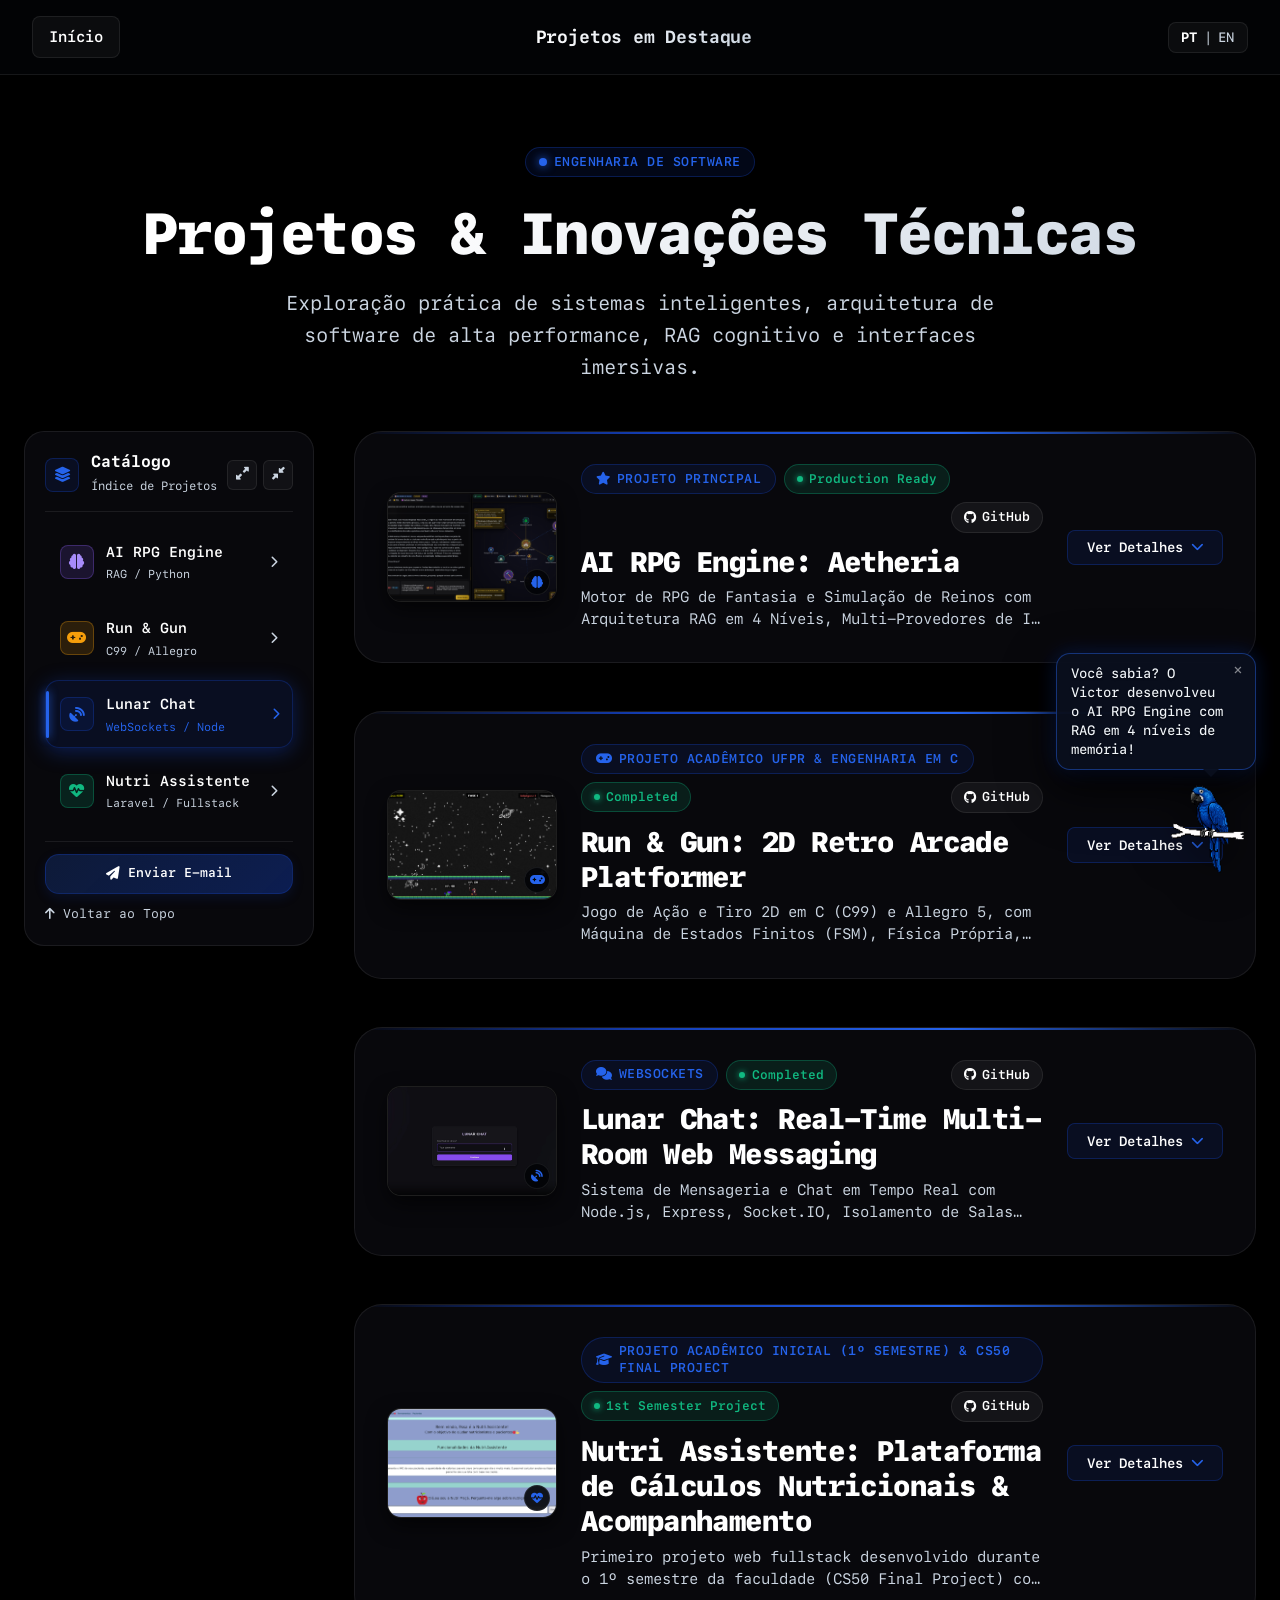
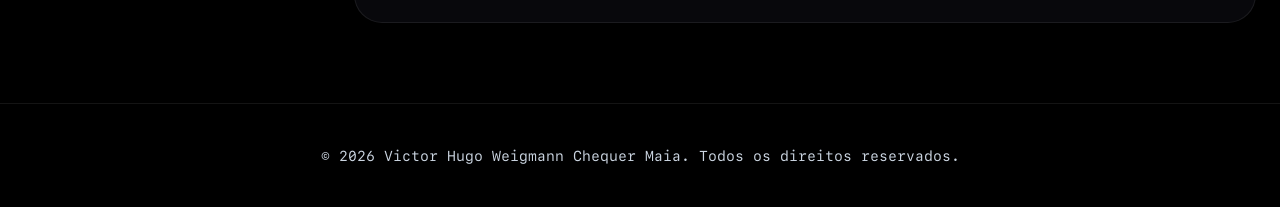
<file: projetos/index.html>
<!DOCTYPE html>
<html lang="pt-BR">
<head>
  <meta charset="UTF-8" />
  <meta name="viewport" content="width=device-width, initial-scale=1.0" />
  <title>Projetos & Engenharia de Software | Victor Hugo W.C.M</title>
  <link rel="icon" href="https://i.postimg.cc/90FygxqM/foto-pessoal.png" type="image/png" />
  <link rel="preconnect" href="https://fonts.googleapis.com" />
  <link rel="preconnect" href="https://fonts.gstatic.com" crossorigin />
  <link href="https://fonts.googleapis.com/css2?family=Inter:wght@300;400;500;600;700;800;900&family=JetBrains+Mono:wght@400;500;600;700&display=swap" rel="stylesheet" />
  <link rel="stylesheet" href="https://cdnjs.cloudflare.com/ajax/libs/font-awesome/6.4.0/css/all.min.css" integrity="sha512-iecdLmaskl7CVkqkXNQ/ZH/XLlvWZOJyj7Yy7tcenmpD1ypASozpmT/E0iPtmFIB46ZmdtAc9eNBvH0H/ZpiBw==" crossorigin="anonymous" />
  <link rel="stylesheet" href="../theme.css" />
  <link rel="stylesheet" href="styles.css" />
</head>
<body id="top">
  <nav class="navbar">
    <a href="../index.html" class="back-link" data-i18n="nav.back">
      <i class="fas fa-arrow-left"></i> Início
    </a>
    <div class="nav-title" data-i18n="nav.title">
      Projetos em Destaque
    </div>
    <div class="nav-controls">
      <button id="lang-switch" class="lang-switch" aria-label="Switch Language">
        <span class="lang-option active" data-lang="pt">PT</span>
        <span class="separator">|</span>
        <span class="lang-option" data-lang="en">EN</span>
      </button>
    </div>
  </nav>

  <header class="hero">
    <div class="container">
      <div class="badge-tag">
        <span class="badge-dot"></span>
        <span data-i18n="hero.badge">Engenharia de Software</span>
      </div>
      <h1 data-i18n="hero.title">Projetos & Inovações Técnicas</h1>
      <p data-i18n="hero.subtitle">
        Exploração prática de sistemas inteligentes, arquitetura de software de alta performance, RAG cognitivo e interfaces imersivas.
      </p>
    </div>
  </header>

  <main class="container">
    <div class="projects-layout">
      <aside class="catalog-sidebar" id="catalog-sidebar">
        <div class="catalog-card">
          <div class="catalog-header">
            <div class="catalog-title-group">
              <div class="catalog-badge-icon">
                <i class="fas fa-layer-group"></i>
              </div>
              <div>
                <h3 class="catalog-heading" data-i18n="catalog.title">Catálogo</h3>
                <span class="catalog-counter" data-i18n="catalog.subtitle">Índice de Projetos</span>
              </div>
            </div>
            <div class="catalog-actions">
              <button type="button" id="btn-expand-all" class="catalog-action-btn" title="Expandir Todos" data-i18n-attr="title:catalog.expand_all" aria-label="Expandir todos os projetos">
                <i class="fas fa-expand-alt"></i>
              </button>
              <button type="button" id="btn-collapse-all" class="catalog-action-btn" title="Recolher Todos" data-i18n-attr="title:catalog.collapse_all" aria-label="Recolher todos os projetos">
                <i class="fas fa-compress-alt"></i>
              </button>
            </div>
          </div>

          <nav class="catalog-nav" aria-label="Navegação rápida de projetos">
            <a href="#rpg-engine" class="catalog-item active" data-target="rpg-engine">
              <div class="catalog-item-icon icon-purple">
                <i class="fas fa-brain"></i>
              </div>
              <div class="catalog-item-info">
                <div class="catalog-item-title">AI RPG Engine</div>
                <span class="catalog-item-tag" data-i18n="catalog.rpg_tag">RAG / Python</span>
              </div>
              <i class="fas fa-chevron-right catalog-item-arrow"></i>
            </a>

            <a href="#run-n-gun" class="catalog-item" data-target="run-n-gun">
              <div class="catalog-item-icon icon-amber">
                <i class="fas fa-gamepad"></i>
              </div>
              <div class="catalog-item-info">
                <div class="catalog-item-title">Run & Gun</div>
                <span class="catalog-item-tag" data-i18n="catalog.rungun_tag">C99 / Allegro</span>
              </div>
              <i class="fas fa-chevron-right catalog-item-arrow"></i>
            </a>

            <a href="#lunar-chat" class="catalog-item" data-target="lunar-chat">
              <div class="catalog-item-icon icon-cyan">
                <i class="fas fa-satellite-dish"></i>
              </div>
              <div class="catalog-item-info">
                <div class="catalog-item-title">Lunar Chat</div>
                <span class="catalog-item-tag" data-i18n="catalog.lunar_tag">WebSockets / Node</span>
              </div>
              <i class="fas fa-chevron-right catalog-item-arrow"></i>
            </a>

            <a href="#nutri-assistente" class="catalog-item" data-target="nutri-assistente">
              <div class="catalog-item-icon icon-emerald">
                <i class="fas fa-heart-pulse"></i>
              </div>
              <div class="catalog-item-info">
                <div class="catalog-item-title">Nutri Assistente</div>
                <span class="catalog-item-tag" data-i18n="catalog.nutri_tag">Laravel / Fullstack</span>
              </div>
              <i class="fas fa-chevron-right catalog-item-arrow"></i>
            </a>
          </nav>

          <div class="catalog-footer">
            <a href="mailto:vichwcm@gmail.com" class="catalog-email-btn" title="Enviar E-mail" data-i18n-attr="title:catalog.send_email_title">
              <i class="fas fa-paper-plane"></i>
              <span data-i18n="catalog.send_email">Enviar E-mail</span>
            </a>
            <a href="#top" class="catalog-top-link">
              <i class="fas fa-arrow-up"></i>
              <span data-i18n="catalog.back_to_top">Voltar ao Topo</span>
            </a>
          </div>
        </div>
      </aside>

      <div class="projects-feed">
        <section class="project-showcase" id="rpg-engine">
          <article class="card-main is-collapsed" data-project="rpg-engine">
            <div class="card-preview-header" role="button" tabindex="0" aria-expanded="false" aria-controls="body-rpg-engine">
              <div class="preview-thumb-box">
                <img src="assets/captura_de_tela_do_jogo.png" alt="Miniatura AI RPG Engine" class="preview-thumb-img" />
                <span class="preview-thumb-badge"><i class="fas fa-brain"></i></span>
              </div>
              <div class="preview-info-box">
                <div class="project-meta">
                  <span class="badge-tag" style="margin-bottom: 0;">
                    <i class="fas fa-star"></i> <span data-i18n="project.badge">Projeto Principal</span>
                  </span>
                  <span class="status-pill">Production Ready</span>
                  <a href="https://github.com/vhwcm/AI_RPG_GAME" target="_blank" rel="noopener noreferrer" class="github-link" onclick="event.stopPropagation()">
                    <i class="fab fa-github"></i> <span>GitHub</span>
                  </a>
                </div>
                <h2 data-i18n="project.title">AI RPG Engine: Aetheria</h2>
                <p class="project-subtitle" data-i18n="project.subtitle">
                  Motor de RPG de Fantasia e Simulação de Reinos com Arquitetura RAG em 4 Níveis, Multi-Provedores de IA e Persistência Relacional.
                </p>
              </div>
              <div class="preview-action-box">
                <button type="button" class="collapse-toggle-btn" aria-label="Alternar detalhes">
                  <span class="toggle-text toggle-text-expand" data-i18n="catalog.view_details">Ver Detalhes</span>
                  <span class="toggle-text toggle-text-collapse" data-i18n="catalog.hide_details">Recolher Detalhes</span>
                  <i class="fas fa-chevron-down toggle-chevron"></i>
                </button>
              </div>
            </div>

            <div class="card-collapsible-body" id="body-rpg-engine">
              <div class="screenshot-container">
                <div class="screenshot-frame" id="screenshot-trigger">
                  <div class="screenshot-bar">
                    <div class="browser-dots">
                      <span class="dot-red"></span>
                      <span class="dot-yellow"></span>
                      <span class="dot-green"></span>
                    </div>
                    <div class="browser-address">http://localhost:8000 &bull; Aetheria Realm Engine</div>
                    <div class="browser-action">
                      <i class="fas fa-expand-arrows-alt"></i> <span data-i18n="project.view_screenshot">Clique para ampliar</span>
                    </div>
                  </div>
                  <div class="screenshot-img-wrapper">
                    <img src="assets/captura_de_tela_do_jogo.png" alt="Captura de tela da interface do AI RPG Game" data-i18n-attr="alt:project.screenshot_alt" />
                    <div class="screenshot-overlay">
                      <div class="overlay-caption">
                        <i class="fas fa-desktop"></i> <span data-i18n="project.screenshot_badge">Interface Web Glassmorphism HUD</span>
                      </div>
                      <div class="overlay-hint">
                        <i class="fas fa-search-plus"></i> Zoom HD
                      </div>
                    </div>
                  </div>
                </div>
              </div>

              <div class="stats-grid">
                <div class="stat-box">
                  <div class="stat-icon"><i class="fas fa-vial-circle-check"></i></div>
                  <div class="stat-title" data-i18n="project.stats.tests">+250 Testes Pytest</div>
                </div>
                <div class="stat-box">
                  <div class="stat-icon"><i class="fas fa-microchip"></i></div>
                  <div class="stat-title" data-i18n="project.stats.providers">4 Provedores LLM</div>
                </div>
                <div class="stat-box">
                  <div class="stat-icon"><i class="fas fa-brain"></i></div>
                  <div class="stat-title" data-i18n="project.stats.memory_layers">4 Camadas de Memória</div>
                </div>
                <div class="stat-box">
                  <div class="stat-icon"><i class="fas fa-cubes"></i></div>
                  <div class="stat-title" data-i18n="project.stats.architecture">Clean Architecture</div>
                </div>
              </div>

              <div class="section-block">
                <h3><i class="fas fa-compass"></i> <span data-i18n="project.overview.title">Visão Geral do Projeto</span></h3>
                <div class="overview-text">
                  <p data-i18n="project.overview.p1">
                    O <strong>AI RPG Engine</strong> é um sistema completo de interpretação de papéis e simulação procedural de reinos. O objetivo central é solucionar um dos maiores gargalos dos modelos de linguagem em jogos de longa duração: a perda de contexto, alucinações de regras matemáticas e inconsistência narrativa.
                  </p>
                  <p data-i18n="project.overview.p2">
                    Combinando <strong>FastAPI</strong> no backend com um motor desacoplado em <strong>Python</strong>, o sistema implementa persistência transacional em <strong>SQLite3 (WAL)</strong>, um motor vetorial próprio para <strong>RAG Episódico</strong> e uma interface SPA rica em <strong>Vanilla JavaScript e CSS Glassmorphism</strong>.
                  </p>
                </div>
              </div>

              <div class="section-block">
                <h3><i class="fas fa-layer-group"></i> <span data-i18n="project.pillars.title">Pilares Arquiteturais & Engenharia</span></h3>
                <div class="pillars-grid">
                  <div class="pillar-card">
                    <div class="pillar-icon-box icon-purple">
                      <i class="fas fa-network-wired"></i>
                    </div>
                    <h4 data-i18n="project.pillars.p1_title">Pipeline de Memória Cognitiva em 4 Níveis</h4>
                    <p data-i18n="project.pillars.p1_desc">
                      Para suportar campanhas com centenas de turnos sem degradar a janela de contexto, o motor divide a memória em quatro estágios complementares:
                    </p>
                    <ul class="memory-layers-list">
                      <li data-i18n="project.pillars.m1"><strong>1. Janela Imediata:</strong> Contexto conversacional das interações mais recentes do jogador.</li>
                      <li data-i18n="project.pillars.m2"><strong>2. Estado Estruturado (SQLite WAL):</strong> Persistência relacional estrita de recursos, população, tesouro, exército, impostos e eventos periódicos com integridade transacional.</li>
                      <li data-i18n="project.pillars.m3"><strong>3. Memória Episódica Vetorial (RAG):</strong> Embeddings semânticos com pontuação de importância (0.0 a 1.0) e similaridade de cosseno para resgatar antecedentes cruciais.</li>
                      <li data-i18n="project.pillars.m4"><strong>4. Compressão Hierárquica de Crônicas:</strong> Sumarização periódica automática em capítulos, reduzindo drasticamente o consumo de tokens sem perder o histórico do mundo.</li>
                    </ul>
                  </div>

                  <div class="pillar-card">
                    <div class="pillar-icon-box icon-cyan">
                      <i class="fas fa-bolt"></i>
                    </div>
                    <h4 data-i18n="project.pillars.p2_title">Multi-Provedores & Fallback Automático</h4>
                    <p data-i18n="project.pillars.p2_desc">
                      Arquitetura com <strong>LLMFactory</strong> e camada de abstração que permite alternar e realizar fallback automático em caso de rate-limit ou indisponibilidade entre <strong>Google Gemini (2.5 Flash)</strong>, <strong>xAI Grok-2</strong>, <strong>OpenAI GPT-4o-mini</strong> e <strong>Ollama Local</strong>, com garantia de saída estruturada em JSON e validação via Pydantic.
                    </p>
                  </div>

                  <div class="pillar-card">
                    <div class="pillar-icon-box icon-emerald">
                      <i class="fas fa-shield-halved"></i>
                    </div>
                    <h4 data-i18n="project.pillars.p3_title">Domínio Puro, TDD e Observabilidade</h4>
                    <p data-i18n="project.pillars.p3_desc">
                      Desenvolvido estritamente sob os princípios de <strong>Clean Architecture</strong> e <strong>SOLID</strong>. A camada de domínio é 100% desacoplada da web, com suíte de testes unitários e de integração em <strong>Pytest</strong>, além de logs estruturados e contextuais para rastreamento preciso de decisões da IA.
                    </p>
                  </div>

                  <div class="pillar-card">
                    <div class="pillar-icon-box icon-amber">
                      <i class="fas fa-gamepad"></i>
                    </div>
                    <h4 data-i18n="project.pillars.p4_title">Interface SPA Glassmorphism</h4>
                    <p data-i18n="project.pillars.p4_desc">
                      HUD moderno em tempo real com acompanhamento de finanças do reino, felicidade pública, mapa vetorial de territórios, diário narrativo de crônicas e retratos dinâmicos de líderes de diferentes facções.
                    </p>
                  </div>
                </div>
              </div>

              <div class="section-block">
                <h3><i class="fas fa-code"></i> <span data-i18n="project.tech_stack.title">Stack Tecnológica & Padrões</span></h3>
                <div class="tech-categories">
                  <div class="tech-cat-card">
                    <div class="tech-cat-header" data-i18n="project.tech_stack.backend">Backend & Core</div>
                    <div class="tags-wrap">
                      <span class="tech-tag">Python 3.11</span>
                      <span class="tech-tag">FastAPI</span>
                      <span class="tech-tag">Pydantic v2</span>
                      <span class="tech-tag">Uvicorn</span>
                      <span class="tech-tag">Clean Architecture</span>
                    </div>
                  </div>

                  <div class="tech-cat-card">
                    <div class="tech-cat-header" data-i18n="project.tech_stack.ai_rag">Inteligência Artificial & RAG</div>
                    <div class="tags-wrap">
                      <span class="tech-tag">Google Gemini 2.5</span>
                      <span class="tech-tag">xAI Grok-2</span>
                      <span class="tech-tag">OpenAI GPT-4o</span>
                      <span class="tech-tag">Ollama Local</span>
                      <span class="tech-tag">VectorStore</span>
                      <span class="tech-tag">Cosine Similarity</span>
                    </div>
                  </div>

                  <div class="tech-cat-card">
                    <div class="tech-cat-header" data-i18n="project.tech_stack.database">Persistência & Dados</div>
                    <div class="tags-wrap">
                      <span class="tech-tag">SQLite3 (WAL)</span>
                      <span class="tech-tag">Foreign Keys</span>
                      <span class="tech-tag">Repository Pattern</span>
                      <span class="tech-tag">JSON Blobs</span>
                    </div>
                  </div>

                  <div class="tech-cat-card">
                    <div class="tech-cat-header" data-i18n="project.tech_stack.frontend">Frontend & Design</div>
                    <div class="tags-wrap">
                      <span class="tech-tag">Vanilla JavaScript</span>
                      <span class="tech-tag">CSS3 Glassmorphism</span>
                      <span class="tech-tag">HTML5 SPA</span>
                      <span class="tech-tag">Dynamic i18n</span>
                      <span class="tech-tag">Responsive UI</span>
                    </div>
                  </div>

                  <div class="tech-cat-card">
                    <div class="tech-cat-header" data-i18n="project.tech_stack.quality">Qualidade & Arquitetura</div>
                    <div class="tags-wrap">
                      <span class="tech-tag">Pytest</span>
                      <span class="tech-tag">TDD</span>
                      <span class="tech-tag">D2 Declarative Diagrams</span>
                      <span class="tech-tag">Structured Logging</span>
                      <span class="tech-tag">Kiro Flow</span>
                    </div>
                  </div>
                </div>
              </div>

              <div class="section-block">
                <h3><i class="fas fa-lightbulb"></i> <span data-i18n="project.highlights.title">Destaques de Implementação</span></h3>
                <div class="highlights-grid">
                  <div class="highlight-item">
                    <i class="fas fa-calculator"></i>
                    <div>
                      <h5 data-i18n="project.highlights.h1_title">Cálculo Matemático de Impostos & Economia</h5>
                      <p data-i18n="project.highlights.h1_desc">
                        Modelagem matemática determinística para arrecadação, moral pública e manutenção militar executada no StateManager a cada turno.
                      </p>
                    </div>
                  </div>

                  <div class="highlight-item">
                    <i class="fas fa-project-diagram"></i>
                    <div>
                      <h5 data-i18n="project.highlights.h2_title">Diagramação Declarativa D2 & Kiro Flow</h5>
                      <p data-i18n="project.highlights.h2_desc">
                        Documentação viva com diagramas D2 e ciclo rigoroso de especificações (Requirements -> Design -> Tasks -> Tests).
                      </p>
                    </div>
                  </div>

                  <div class="highlight-item">
                    <i class="fas fa-lock"></i>
                    <div>
                      <h5 data-i18n="project.highlights.h3_title">Zero Secrets & Alta Segurança</h5>
                      <p data-i18n="project.highlights.h3_desc">
                        Gerenciamento centralizado de configurações e logs estruturados estéreis, garantindo que credenciais nunca sejam expostas.
                      </p>
                    </div>
                  </div>
                </div>
              </div>

              <div class="card-footer-action">
                <button type="button" class="collapse-footer-btn" data-target="rpg-engine">
                  <i class="fas fa-chevron-up"></i> <span data-i18n="catalog.hide_details">Recolher Detalhes</span>
                </button>
              </div>
            </div>
          </article>
        </section>

        <section class="project-showcase" id="run-n-gun">
          <article class="card-main is-collapsed" data-project="run-n-gun">
            <div class="card-preview-header" role="button" tabindex="0" aria-expanded="false" aria-controls="body-run-n-gun">
              <div class="preview-thumb-box">
                <img src="assets/run_n_gun_readme_2.png" alt="Miniatura Run and Gun" class="preview-thumb-img" />
                <span class="preview-thumb-badge"><i class="fas fa-gamepad"></i></span>
              </div>
              <div class="preview-info-box">
                <div class="project-meta">
                  <span class="badge-tag" style="margin-bottom: 0;">
                    <i class="fas fa-gamepad"></i> <span data-i18n="project_rungun.badge">Projeto Acadêmico UFPR & Engenharia em C</span>
                  </span>
                  <span class="status-pill">Completed</span>
                  <a href="https://github.com/vhwcm/Run_n_Gun-Trab_prog2" target="_blank" rel="noopener noreferrer" class="github-link" onclick="event.stopPropagation()">
                    <i class="fab fa-github"></i> <span>GitHub</span>
                  </a>
                </div>
                <h2 data-i18n="project_rungun.title">Run & Gun: 2D Retro Arcade Platformer</h2>
                <p class="project-subtitle" data-i18n="project_rungun.subtitle">
                  Jogo de Ação e Tiro 2D em C (C99) e Allegro 5, com Máquina de Estados Finitos (FSM), Física Própria, Sistema Balístico e Persistência Binária.
                </p>
              </div>
              <div class="preview-action-box">
                <button type="button" class="collapse-toggle-btn" aria-label="Alternar detalhes">
                  <span class="toggle-text toggle-text-expand" data-i18n="catalog.view_details">Ver Detalhes</span>
                  <span class="toggle-text toggle-text-collapse" data-i18n="catalog.hide_details">Recolher Detalhes</span>
                  <i class="fas fa-chevron-down toggle-chevron"></i>
                </button>
              </div>
            </div>

            <div class="card-collapsible-body" id="body-run-n-gun">
              <div class="screenshot-container">
                <div class="screenshot-frame">
                  <div class="screenshot-bar">
                    <div class="browser-dots">
                      <span class="dot-red"></span>
                      <span class="dot-yellow"></span>
                      <span class="dot-green"></span>
                    </div>
                    <div class="browser-address">./game &bull; Allegro 5 Arcade Engine (60 FPS)</div>
                    <div class="browser-action">
                      <i class="fas fa-expand-arrows-alt"></i> <span data-i18n="project_rungun.view_screenshot">Clique para ampliar</span>
                    </div>
                  </div>
                  <div class="screenshot-img-wrapper">
                    <img src="assets/run_n_gun_readme_2.png" alt="Captura de tela do jogo Run and Gun" data-i18n-attr="alt:project_rungun.screenshot_alt" />
                    <div class="screenshot-overlay">
                      <div class="overlay-caption">
                        <i class="fas fa-gamepad"></i> <span data-i18n="project_rungun.screenshot_badge">Ação 2D Retrô 16-bit com Allegro 5</span>
                      </div>
                      <div class="overlay-hint">
                        <i class="fas fa-search-plus"></i> Zoom HD
                      </div>
                    </div>
                  </div>
                </div>
              </div>

              <div class="stats-grid">
                <div class="stat-box">
                  <div class="stat-icon"><i class="fas fa-users-gear"></i></div>
                  <div class="stat-title" data-i18n="project_rungun.stats.classes">6 Classes Jogáveis</div>
                </div>
                <div class="stat-box">
                  <div class="stat-icon"><i class="fas fa-skull-crossbones"></i></div>
                  <div class="stat-title" data-i18n="project_rungun.stats.bosses">5 Inimigos & Chefes</div>
                </div>
                <div class="stat-box">
                  <div class="stat-icon"><i class="fas fa-person-running"></i></div>
                  <div class="stat-title" data-i18n="project_rungun.stats.physics">Física & Balística Própria</div>
                </div>
                <div class="stat-box">
                  <div class="stat-icon"><i class="fas fa-microchip"></i></div>
                  <div class="stat-title" data-i18n="project_rungun.stats.engine">C99 & Allegro 5</div>
                </div>
              </div>

              <div class="section-block">
                <h3><i class="fas fa-compass"></i> <span data-i18n="project_rungun.overview.title">Visão Geral do Projeto</span></h3>
                <div class="overview-text">
                  <p data-i18n="project_rungun.overview.p1">
                    Desenvolvido como trabalho prático da disciplina de <strong>Programação 2 (UFPR)</strong> no curso de Bacharelado em Ciência da Computação, o <strong>Run & Gun</strong> é um jogo arcade de ação e tiro em rolagem lateral inspirado nos clássicos retrô dos anos 90.
                  </p>
                  <p data-i18n="project_rungun.overview.p2">
                    O projeto foi concebido com foco em engenharia de software de baixo nível, controle rigoroso de ciclo de vida e sem uso de game engines prontas. Utilizando <strong>C puro (C99)</strong> e a biblioteca multimídia <strong>Allegro 5</strong>, o sistema implementa do zero motor de física com detecção de colisão AABB, máquina de estados finitos para fluxo de telas, balística com pooling de projéteis e persistência estruturada em disco.
                  </p>
                </div>
              </div>

              <div class="section-block">
                <h3><i class="fas fa-layer-group"></i> <span data-i18n="project_rungun.pillars.title">Pilares Técnicos & Arquitetura de Software</span></h3>
                <div class="pillars-grid">
                  <div class="pillar-card">
                    <div class="pillar-icon-box icon-purple">
                      <i class="fas fa-diagram-project"></i>
                    </div>
                    <h4 data-i18n="project_rungun.pillars.p1_title">Máquina de Estados Finitos (FSM)</h4>
                    <p data-i18n="project_rungun.pillars.p1_desc">
                      Arquitetura orientada a estados desacoplados que gerencia de forma limpa o ciclo de execução do jogo:
                    </p>
                    <ul class="memory-layers-list">
                      <li data-i18n="project_rungun.pillars.m1"><strong>1. Menu & Loja:</strong> Telas dinâmicas de seleção de personagens e aquisição de upgrades utilizando moedas acumuladas nas fases.</li>
                      <li data-i18n="project_rungun.pillars.m2"><strong>2. Loop de Gameplay Principal:</strong> Execução fluida a 60 FPS com sincronização de eventos, delta time e temporizadores de precisão.</li>
                      <li data-i18n="project_rungun.pillars.m3"><strong>3. Pausa & Modo Livre:</strong> Alternância instantânea de contexto com retenção completa do estado de memória e entidades.</li>
                      <li data-i18n="project_rungun.pillars.m4"><strong>4. Game Over & Vitória:</strong> Transições de estado com cálculo de recompensas, pontuação e persistência de estatísticas.</li>
                    </ul>
                  </div>

                  <div class="pillar-card">
                    <div class="pillar-icon-box icon-cyan">
                      <i class="fas fa-bullseye"></i>
                    </div>
                    <h4 data-i18n="project_rungun.pillars.p2_title">Física AABB & Sistema Balístico</h4>
                    <p data-i18n="project_rungun.pillars.p2_desc">
                      Motor próprio de física calculando gravidade contínua, colisão por Bounding Box (AABB) com plataformas, salto com inércia e scrolling lateral de câmera. Balística com estruturas de projéteis dinâmicos, controle de cadência, dano customizado por classe e alcance efetivo.
                    </p>
                  </div>

                  <div class="pillar-card">
                    <div class="pillar-icon-box icon-emerald">
                      <i class="fas fa-memory"></i>
                    </div>
                    <h4 data-i18n="project_rungun.pillars.p3_title">Gestão Rigorosa de Memória em C</h4>
                    <p data-i18n="project_rungun.pillars.p3_desc">
                      Gerenciamento manual de memória dinâmica (heap). Carregamento, pooling e desalocação segura de spritesheets, mapas de bits, amostras de áudio e estruturas de entidades, garantindo ausência de memory leaks.
                    </p>
                  </div>

                  <div class="pillar-card">
                    <div class="pillar-icon-box icon-amber">
                      <i class="fas fa-floppy-disk"></i>
                    </div>
                    <h4 data-i18n="project_rungun.pillars.p4_title">Persistência em Disco & Economia</h4>
                    <p data-i18n="project_rungun.pillars.p4_desc">
                      Módulo de serialização binária e textual (Save/Load em save.dat) que preserva moedas ganhas, recordes e personagens desbloqueados permanentemente entre sessões.
                    </p>
                  </div>
                </div>
              </div>

              <div class="section-block">
                <h3><i class="fas fa-code"></i> <span data-i18n="project_rungun.tech_stack.title">Stack Tecnológica & Padrões</span></h3>
                <div class="tech-categories">
                  <div class="tech-cat-card">
                    <div class="tech-cat-header" data-i18n="project_rungun.tech_stack.core">Linguagem & Engine</div>
                    <div class="tags-wrap">
                      <span class="tech-tag">C (C99 Standard)</span>
                      <span class="tech-tag">Allegro 5.2</span>
                      <span class="tech-tag">GCC / Clang</span>
                      <span class="tech-tag">Low-Level Arch</span>
                    </div>
                  </div>

                  <div class="tech-cat-card">
                    <div class="tech-cat-header" data-i18n="project_rungun.tech_stack.architecture">Arquitetura & Padrões</div>
                    <div class="tags-wrap">
                      <span class="tech-tag">Finite State Machine</span>
                      <span class="tech-tag">AABB Collision</span>
                      <span class="tech-tag">Entity Pooling</span>
                      <span class="tech-tag">Delta Time Loop</span>
                    </div>
                  </div>

                  <div class="tech-cat-card">
                    <div class="tech-cat-header" data-i18n="project_rungun.tech_stack.multimedia">Multimídia & I/O</div>
                    <div class="tags-wrap">
                      <span class="tech-tag">Allegro Audio / Primitives</span>
                      <span class="tech-tag">Allegro Image / Font</span>
                      <span class="tech-tag">Joystick API</span>
                      <span class="tech-tag">Binary Serialization</span>
                    </div>
                  </div>

                  <div class="tech-cat-card">
                    <div class="tech-cat-header" data-i18n="project_rungun.tech_stack.tooling">Ferramental & Qualidade</div>
                    <div class="tags-wrap">
                      <span class="tech-tag">Makefile</span>
                      <span class="tech-tag">Valgrind (Memcheck)</span>
                      <span class="tech-tag">GDB Debugger</span>
                      <span class="tech-tag">Git</span>
                    </div>
                  </div>
                </div>
              </div>

              <div class="section-block">
                <h3><i class="fas fa-lightbulb"></i> <span data-i18n="project_rungun.highlights.title">Destaques de Engenharia & Mecânicas</span></h3>
                <div class="highlights-grid">
                  <div class="highlight-item">
                    <i class="fas fa-user-ninja"></i>
                    <div>
                      <h5 data-i18n="project_rungun.highlights.h1_title">6 Classes Únicas com Mecânicas Distintas</h5>
                      <p data-i18n="project_rungun.highlights.h1_desc">
                        Samurai (espada e alta velocidade), Gangster, Pedro, Raider, Sniper (alto dano e alcance longo) e Soldier, cada um com spritesheets, hitboxes e parâmetros específicos.
                      </p>
                    </div>
                  </div>

                  <div class="highlight-item">
                    <i class="fas fa-dragon"></i>
                    <div>
                      <h5 data-i18n="project_rungun.highlights.h2_title">IA de Inimigos e Chefões Desafiadores</h5>
                      <p data-i18n="project_rungun.highlights.h2_desc">
                        Inimigos como Skeleton Archer e Minotauro, além de 3 Chefões (Carnívora, Bruto, Page) com inteligência de patrulha, rajadas de ataque e comportamentos dinâmicos.
                      </p>
                    </div>
                  </div>

                  <div class="highlight-item">
                    <i class="fas fa-volume-high"></i>
                    <div>
                      <h5 data-i18n="project_rungun.highlights.h3_title">Áudio Multicanal & Suporte a Joystick</h5>
                      <p data-i18n="project_rungun.highlights.h3_desc">
                        Mixer de áudio com Allegro Audio para trilha sonora e múltiplos efeitos sonoros simultâneos, aliado a suporte total para Joysticks USB e teclado.
                      </p>
                    </div>
                  </div>
                </div>
              </div>

              <div class="card-footer-action">
                <button type="button" class="collapse-footer-btn" data-target="run-n-gun">
                  <i class="fas fa-chevron-up"></i> <span data-i18n="catalog.hide_details">Recolher Detalhes</span>
                </button>
              </div>
            </div>
          </article>
        </section>

        <section class="project-showcase" id="lunar-chat">
          <article class="card-main is-collapsed" data-project="lunar-chat">
            <div class="card-preview-header" role="button" tabindex="0" aria-expanded="false" aria-controls="body-lunar-chat">
              <div class="preview-thumb-box">
                <img src="assets/lunar_chat_showcase.png" alt="Miniatura Lunar Chat" class="preview-thumb-img" />
                <span class="preview-thumb-badge"><i class="fas fa-satellite-dish"></i></span>
              </div>
              <div class="preview-info-box">
                <div class="project-meta">
                  <span class="badge-tag" style="margin-bottom: 0;">
                    <i class="fas fa-comments"></i> <span data-i18n="project_lunar_chat.badge">WebSockets</span>
                  </span>
                  <span class="status-pill">Completed</span>
                  <a href="https://github.com/vhwcm/Lunar_Chat" target="_blank" rel="noopener noreferrer" class="github-link" onclick="event.stopPropagation()">
                    <i class="fab fa-github"></i> <span>GitHub</span>
                  </a>
                </div>
                <h2 data-i18n="project_lunar_chat.title">Lunar Chat: Real-Time Multi-Room Web Messaging</h2>
                <p class="project-subtitle" data-i18n="project_lunar_chat.subtitle">
                  Sistema de Mensageria e Chat em Tempo Real com Node.js, Express, Socket.IO, Isolamento de Salas Públicas/Privadas e Arquitetura Orientada a Eventos.
                </p>
              </div>
              <div class="preview-action-box">
                <button type="button" class="collapse-toggle-btn" aria-label="Alternar detalhes">
                  <span class="toggle-text toggle-text-expand" data-i18n="catalog.view_details">Ver Detalhes</span>
                  <span class="toggle-text toggle-text-collapse" data-i18n="catalog.hide_details">Recolher Detalhes</span>
                  <i class="fas fa-chevron-down toggle-chevron"></i>
                </button>
              </div>
            </div>

            <div class="card-collapsible-body" id="body-lunar-chat">
              <div class="screenshot-container">
                <div class="screenshot-frame">
                  <div class="screenshot-bar">
                    <div class="browser-dots">
                      <span class="dot-red"></span>
                      <span class="dot-yellow"></span>
                      <span class="dot-green"></span>
                    </div>
                    <div class="browser-address">http://localhost:3000 &bull; Lunar Chat (WebSocket Duplex)</div>
                    <div class="browser-action">
                      <i class="fas fa-expand-arrows-alt"></i> <span data-i18n="project_lunar_chat.view_screenshot">Clique para ampliar</span>
                    </div>
                  </div>
                  <div class="screenshot-img-wrapper">
                    <img src="assets/lunar_chat_showcase.png" alt="Captura de tela da interface do Lunar Chat" data-i18n-attr="alt:project_lunar_chat.screenshot_alt" />
                    <div class="screenshot-overlay">
                      <div class="overlay-caption">
                        <i class="fas fa-satellite-dish"></i> <span data-i18n="project_lunar_chat.screenshot_badge">Interface SPA em Tempo Real & Socket.IO</span>
                      </div>
                      <div class="overlay-hint">
                        <i class="fas fa-search-plus"></i> Zoom HD
                      </div>
                    </div>
                  </div>
                </div>
              </div>

              <div class="stats-grid">
                <div class="stat-box">
                  <div class="stat-icon"><i class="fas fa-bolt"></i></div>
                  <div class="stat-title" data-i18n="project_lunar_chat.stats.duplex">Full-Duplex WebSockets</div>
                </div>
                <div class="stat-box">
                  <div class="stat-icon"><i class="fas fa-network-wired"></i></div>
                  <div class="stat-title" data-i18n="project_lunar_chat.stats.architecture">Event-Driven / Pub-Sub</div>
                </div>
                <div class="stat-box">
                  <div class="stat-icon"><i class="fas fa-door-open"></i></div>
                  <div class="stat-title" data-i18n="project_lunar_chat.stats.rooms">Multi-Room & Isolamento</div>
                </div>
                <div class="stat-box">
                  <div class="stat-icon"><i class="fab fa-node-js"></i></div>
                  <div class="stat-title" data-i18n="project_lunar_chat.stats.stack">Node.js & Socket.IO</div>
                </div>
              </div>

              <div class="section-block">
                <h3><i class="fas fa-compass"></i> <span data-i18n="project_lunar_chat.overview.title">Visão Geral do Projeto</span></h3>
                <div class="overview-text">
                  <p data-i18n="project_lunar_chat.overview.p1">
                    O <strong>Lunar Chat 🌙</strong> é uma plataforma de chat e comunicação instantânea bidirecional projetada para explorar a fundo o protocolo <strong>WebSockets</strong>, concorrência e gerenciamento de múltiplas conexões simultâneas com <strong>Socket.IO</strong> e <strong>Express</strong>.
                  </p>
                  <p data-i18n="project_lunar_chat.overview.p2">
                    Construído sobre uma arquitetura orientada a eventos no <strong>Node.js</strong>, o sistema possibilita a criação dinâmica de salas públicas e privadas com identificadores criptograficamente únicos de 10 dígitos, sincronização de presença em memória com contagem atômica de participantes, e uma interface SPA reativa em <strong>Vanilla JavaScript e CSS Dark Mode</strong>.
                  </p>
                </div>
              </div>

              <div class="section-block">
                <h3><i class="fas fa-layer-group"></i> <span data-i18n="project_lunar_chat.pillars.title">Pilares Arquiteturais & Engenharia em Tempo Real</span></h3>
                <div class="pillars-grid">
                  <div class="pillar-card">
                    <div class="pillar-icon-box icon-blue">
                      <i class="fas fa-wifi"></i>
                    </div>
                    <h4 data-i18n="project_lunar_chat.pillars.p1_title">Comunicação Bidirecional Full-Duplex</h4>
                    <p data-i18n="project_lunar_chat.pillars.p1_desc">
                      Engenharia de transporte persistente com negociação de protocolo e baixa latência:
                    </p>
                    <ul class="memory-layers-list">
                      <li data-i18n="project_lunar_chat.pillars.m1"><strong>1. Handshake & Upgrade:</strong> Conexão inicial via HTTP Long-Polling com elevação automática e transparente para WebSockets puros.</li>
                      <li data-i18n="project_lunar_chat.pillars.m2"><strong>2. Pub/Sub Baseado em Eventos:</strong> Fluxo desacoplado de mensagens (roomMessage, publicRoomsUpdate, system) sem sobrecarga de requisições HTTP REST contínuas.</li>
                      <li data-i18n="project_lunar_chat.pillars.m3"><strong>3. Broadcast Seletivo:</strong> Distribuição precisa de dados utilizando socket.to(room).emit para isolar o tráfego exclusivamente entre os membros da sala ativa.</li>
                      <li data-i18n="project_lunar_chat.pillars.m4"><strong>4. Sincronização Delta de Salas:</strong> Disparo automático da listagem atualizada de salas públicas apenas quando ocorrem mutações reais de estado.</li>
                    </ul>
                  </div>

                  <div class="pillar-card">
                    <div class="pillar-icon-box icon-purple">
                      <i class="fas fa-cubes"></i>
                    </div>
                    <h4 data-i18n="project_lunar_chat.pillars.p2_title">Isolamento de Salas & Gestão em Memória</h4>
                    <p data-i18n="project_lunar_chat.pillars.p2_desc">
                      Separação lógica estrita de canais utilizando Socket.IO Room Adapters e Maps em memória, prevenindo vazamento de dados entre conversas e gerando códigos alfanuméricos randômicos para salas seguras.
                    </p>
                  </div>

                  <div class="pillar-card">
                    <div class="pillar-icon-box icon-green">
                      <i class="fas fa-broom"></i>
                    </div>
                    <h4 data-i18n="project_lunar_chat.pillars.p3_title">Garbage Collection Reativo de Sessões</h4>
                    <p data-i18n="project_lunar_chat.pillars.p3_desc">
                      Mecanismo autônomo de limpeza no backend que detecta desconexões inesperadas do cliente, atualiza dinamicamente contadores de presença e elimina salas vazias da memória sem necessidade de cron jobs externos.
                    </p>
                  </div>

                  <div class="pillar-card">
                    <div class="pillar-icon-box icon-amber">
                      <i class="fas fa-laptop-code"></i>
                    </div>
                    <h4 data-i18n="project_lunar_chat.pillars.p4_title">Frontend SPA Reativo sem Dependências</h4>
                    <p data-i18n="project_lunar_chat.pillars.p4_desc">
                      Cliente estruturado como uma máquina de estados finita no DOM (telas de Setup, Lobby, Criação e Chat), garantindo carregamento instantâneo, auto-scroll dinâmico e feedback visual fluido.
                    </p>
                  </div>
                </div>
              </div>

              <div class="section-block">
                <h3><i class="fas fa-code"></i> <span data-i18n="project_lunar_chat.tech_stack.title">Stack Tecnológica & Padrões</span></h3>
                <div class="tech-categories">
                  <div class="tech-cat-card">
                    <div class="tech-cat-header" data-i18n="project_lunar_chat.tech_stack.core">Backend & Runtime</div>
                    <div class="tags-wrap">
                      <span class="tech-tag">Node.js (ES Modules)</span>
                      <span class="tech-tag">Express.js 4</span>
                      <span class="tech-tag">HTTP Server</span>
                      <span class="tech-tag">Event-Driven Pattern</span>
                    </div>
                  </div>

                  <div class="tech-cat-card">
                    <div class="tech-cat-header" data-i18n="project_lunar_chat.tech_stack.realtime">Tempo Real & Protocolos</div>
                    <div class="tags-wrap">
                      <span class="tech-tag">Socket.IO 4</span>
                      <span class="tech-tag">WebSocket Protocol</span>
                      <span class="tech-tag">Socket Adapters</span>
                      <span class="tech-tag">Pub/Sub Broadcast</span>
                      <span class="tech-tag">Long-Polling Fallback</span>
                    </div>
                  </div>

                  <div class="tech-cat-card">
                    <div class="tech-cat-header" data-i18n="project_lunar_chat.tech_stack.frontend">Frontend & UI</div>
                    <div class="tags-wrap">
                      <span class="tech-tag">Vanilla JavaScript (ES6+)</span>
                      <span class="tech-tag">HTML5 SPA</span>
                      <span class="tech-tag">CSS3 Cyberpunk Dark Theme</span>
                      <span class="tech-tag">DOM State Machine</span>
                      <span class="tech-tag">Auto-Scroll Stream</span>
                    </div>
                  </div>

                  <div class="tech-cat-card">
                    <div class="tech-cat-header" data-i18n="project_lunar_chat.tech_stack.tooling">Arquitetura & Ferramentas</div>
                    <div class="tags-wrap">
                      <span class="tech-tag">In-Memory State Maps</span>
                      <span class="tech-tag">Session Lifecycle GC</span>
                      <span class="tech-tag">Socket.io-client</span>
                      <span class="tech-tag">Git & NPM</span>
                    </div>
                  </div>
                </div>
              </div>

              <div class="section-block">
                <h3><i class="fas fa-lightbulb"></i> <span data-i18n="project_lunar_chat.highlights.title">Destaques de Engenharia & Mecânicas</span></h3>
                <div class="highlights-grid">
                  <div class="highlight-item">
                    <i class="fas fa-dice"></i>
                    <div>
                      <h5 data-i18n="project_lunar_chat.highlights.h1_title">Gerador Temático de Nomes & Códigos de 10 Dígitos</h5>
                      <p data-i18n="project_lunar_chat.highlights.h1_desc">
                        Algoritmo procedural de geração de nomes cósmicos (ex: Cosmic Nebula, Starry Citadel) e códigos numéricos exclusivos para compartilhamento rápido.
                      </p>
                    </div>
                  </div>

                  <div class="highlight-item">
                    <i class="fas fa-bell"></i>
                    <div>
                      <h5 data-i18n="project_lunar_chat.highlights.h2_title">Notificações do Sistema e Mensageria Contextual</h5>
                      <p data-i18n="project_lunar_chat.highlights.h2_desc">
                        Canal dedicado a eventos do ciclo de vida da sala (entrada, saída, desconexão abrupta) renderizado de forma não intrusiva no feed do chat.
                      </p>
                    </div>
                  </div>

                  <div class="highlight-item">
                    <i class="fas fa-feather-alt"></i>
                    <div>
                      <h5 data-i18n="project_lunar_chat.highlights.h3_title">Zero Dependências Pesadas no Client-Side</h5>
                      <p data-i18n="project_lunar_chat.highlights.h3_desc">
                        Interface construída inteiramente com Vanilla JavaScript, manipulando o DOM de maneira direta e altamente otimizada sem a sobrecarga de frameworks complexos.
                      </p>
                    </div>
                  </div>
                </div>
              </div>

              <div class="card-footer-action">
                <button type="button" class="collapse-footer-btn" data-target="lunar-chat">
                  <i class="fas fa-chevron-up"></i> <span data-i18n="catalog.hide_details">Recolher Detalhes</span>
                </button>
              </div>
            </div>
          </article>
        </section>

        <section class="project-showcase" id="nutri-assistente">
          <article class="card-main is-collapsed" data-project="nutri-assistente">
            <div class="card-preview-header" role="button" tabindex="0" aria-expanded="false" aria-controls="body-nutri-assistente">
              <div class="preview-thumb-box">
                <img src="assets/nutri_assistente.png" alt="Miniatura Nutri Assistente" class="preview-thumb-img" />
                <span class="preview-thumb-badge"><i class="fas fa-heart-pulse"></i></span>
              </div>
              <div class="preview-info-box">
                <div class="project-meta">
                  <span class="badge-tag" style="margin-bottom: 0;">
                    <i class="fas fa-graduation-cap"></i> <span data-i18n="project_nutri.badge">Projeto Acadêmico Inicial (1º Semestre) & CS50 Final Project</span>
                  </span>
                  <span class="status-pill">1st Semester Project</span>
                  <a href="https://github.com/vhwcm/nutri_assistente" target="_blank" rel="noopener noreferrer" class="github-link" onclick="event.stopPropagation()">
                    <i class="fab fa-github"></i> <span>GitHub</span>
                  </a>
                </div>
                <h2 data-i18n="project_nutri.title">Nutri Assistente: Plataforma de Cálculos Nutricionais & Acompanhamento</h2>
                <p class="project-subtitle" data-i18n="project_nutri.subtitle">
                  Primeiro projeto web fullstack desenvolvido durante o 1º semestre da faculdade (CS50 Final Project) com Laravel, Blade, fórmulas metabólicas e integração com APIs.
                </p>
              </div>
              <div class="preview-action-box">
                <button type="button" class="collapse-toggle-btn" aria-label="Alternar detalhes">
                  <span class="toggle-text toggle-text-expand" data-i18n="catalog.view_details">Ver Detalhes</span>
                  <span class="toggle-text toggle-text-collapse" data-i18n="catalog.hide_details">Recolher Detalhes</span>
                  <i class="fas fa-chevron-down toggle-chevron"></i>
                </button>
              </div>
            </div>

            <div class="card-collapsible-body" id="body-nutri-assistente">
              <div class="screenshot-container">
                <div class="screenshot-frame">
                  <div class="screenshot-bar">
                    <div class="browser-dots">
                      <span class="dot-red"></span>
                      <span class="dot-yellow"></span>
                      <span class="dot-green"></span>
                    </div>
                    <div class="browser-address">http://nutriassistente.kesug.com &bull; Laravel MVC App</div>
                    <div class="browser-action">
                      <i class="fas fa-expand-arrows-alt"></i> <span data-i18n="project_nutri.view_screenshot">Clique para ampliar</span>
                    </div>
                  </div>
                  <div class="screenshot-img-wrapper">
                    <img src="assets/nutri_assistente.png" alt="Captura de tela da plataforma Nutri Assistente" data-i18n-attr="alt:project_nutri.screenshot_alt" />
                    <div class="screenshot-overlay">
                      <div class="overlay-caption">
                        <i class="fas fa-heart-pulse"></i> <span data-i18n="project_nutri.screenshot_badge">Dashboard Web Fullstack Laravel & Blade</span>
                      </div>
                      <div class="overlay-hint">
                        <i class="fas fa-search-plus"></i> Zoom HD
                      </div>
                    </div>
                  </div>
                </div>
              </div>

              <div class="stats-grid">
                <div class="stat-box">
                  <div class="stat-icon"><i class="fas fa-calendar-check"></i></div>
                  <div class="stat-title" data-i18n="project_nutri.stats.semester">1º Semestre / CS50</div>
                </div>
                <div class="stat-box">
                  <div class="stat-icon"><i class="fas fa-calculator"></i></div>
                  <div class="stat-title" data-i18n="project_nutri.stats.calculations">TMB & GET (Harris/DRI)</div>
                </div>
                <div class="stat-box">
                  <div class="stat-icon"><i class="fas fa-user-doctor"></i></div>
                  <div class="stat-title" data-i18n="project_nutri.stats.auth">Vínculo Nutri-Paciente</div>
                </div>
                <div class="stat-box">
                  <div class="stat-icon"><i class="fab fa-laravel"></i></div>
                  <div class="stat-title" data-i18n="project_nutri.stats.stack">Laravel 10 & Blade</div>
                </div>
              </div>

              <div class="section-block">
                <h3><i class="fas fa-compass"></i> <span data-i18n="project_nutri.overview.title">Visão Geral do Projeto & Contexto de Aprendizado</span></h3>
                <div class="overview-text">
                  <p data-i18n="project_nutri.overview.p1">
                    O <strong>Nutri Assistente</strong> foi o primeiro projeto web completo desenvolvido durante o <strong>1º semestre da faculdade de Ciência da Computação</strong>, servindo também como projeto final de conclusão do <strong>CS50 (Harvard)</strong>. A proposta nasceu de uma demanda real apresentada por uma nutricionista parceira que necessitava de uma plataforma gratuita para realizar cálculos metabólicos complexos e acompanhar a evolução física de seus pacientes.
                  </p>
                  <p data-i18n="project_nutri.overview.p2">
                    Por se tratar de um <strong>projeto inaugural de aprendizado</strong>, o código reflete a fase inicial de formação: possui simplicidade arquitetural, dívidas técnicas de iniciante e rotas centralizadas, funcionando como um importante registro histórico da jornada de evolução. O sistema consolidou os fundamentos práticos de desenvolvimento web fullstack com <strong>PHP/Laravel</strong>, modelagem relacional com <strong>Eloquent ORM</strong>, renderização server-side com <strong>Blade</strong> e integração com serviços externos como <strong>ZeroBounce</strong> e <strong>Google Gemini</strong>.
                  </p>
                </div>
              </div>

              <div class="section-block">
                <h3><i class="fas fa-layer-group"></i> <span data-i18n="project_nutri.pillars.title">Pilares Funcionais & Marco de Desenvolvimento</span></h3>
                <div class="pillars-grid">
                  <div class="pillar-card">
                    <div class="pillar-icon-box icon-purple">
                      <i class="fas fa-calculator"></i>
                    </div>
                    <h4 data-i18n="project_nutri.pillars.p1_title">Cálculos Metabólicos & Antropometria</h4>
                    <p data-i18n="project_nutri.pillars.p1_desc">
                      Implementação matemática direta das principais fórmulas e parâmetros clínicos nutricionais:
                    </p>
                    <ul class="memory-layers-list">
                      <li data-i18n="project_nutri.pillars.m1"><strong>1. TMB (Taxa Metabólica Basal):</strong> Equações de Harris-Benedict segmentadas por sexo, faixa etária, peso e estatura.</li>
                      <li data-i18n="project_nutri.pillars.m2"><strong>2. GET (Gasto Energético Total):</strong> Fatores de atividade física (FA) e métodos DRI/IOM conforme perfis e fases da vida.</li>
                      <li data-i18n="project_nutri.pillars.m3"><strong>3. Classificação IMC:</strong> Faixas de corte clínico para crianças, adultos e idosos (eutrofia, sobrepeso e graus de obesidade).</li>
                      <li data-i18n="project_nutri.pillars.m4"><strong>4. Linha do Tempo Antropométrica:</strong> Registro histórico de pesagens e medidas para acompanhamento da evolução do paciente.</li>
                    </ul>
                  </div>

                  <div class="pillar-card">
                    <div class="pillar-icon-box icon-cyan">
                      <i class="fas fa-id-card-clip"></i>
                    </div>
                    <h4 data-i18n="project_nutri.pillars.p2_title">Vínculo Nutricionista-Paciente</h4>
                    <p data-i18n="project_nutri.pillars.p2_desc">
                      Sistema de autenticação com geração de códigos alfanuméricos exclusivos para nutricionistas, permitindo que profissionais cadastrem pacientes exclusivos ou compartilhem seu código para auto-cadastro e acompanhamento mútuo.
                    </p>
                  </div>

                  <div class="pillar-card">
                    <div class="pillar-icon-box icon-emerald">
                      <i class="fas fa-plug-circle-bolt"></i>
                    </div>
                    <h4 data-i18n="project_nutri.pillars.p3_title">Integração Experimental com APIs & Leitura de PDFs</h4>
                    <p data-i18n="project_nutri.pillars.p3_desc">
                      Exploração prática pioneira de APIs externas: validação de entregabilidade de e-mail via ZeroBounce API e parser de documentos PDF de anamneses com envio ao Google Gemini para sugestões assistidas.
                    </p>
                  </div>

                  <div class="pillar-card">
                    <div class="pillar-icon-box icon-amber">
                      <i class="fas fa-seedling"></i>
                    </div>
                    <h4 data-i18n="project_nutri.pillars.p4_title">Gênese da Jornada & Aprendizado Contínuo</h4>
                    <p data-i18n="project_nutri.pillars.p4_desc">
                      Representa o ponto de partida na engenharia de software: a experiência de entregar um produto funcional com resolução de dores reais, cujos desafios impulsionaram a busca contínua por padrões avançados de Clean Architecture, TDD e SOLID.
                    </p>
                  </div>
                </div>
              </div>

              <div class="section-block">
                <h3><i class="fas fa-code"></i> <span data-i18n="project_nutri.tech_stack.title">Stack Tecnológica & Ferramentas</span></h3>
                <div class="tech-categories">
                  <div class="tech-cat-card">
                    <div class="tech-cat-header" data-i18n="project_nutri.tech_stack.core">Linguagem & Framework</div>
                    <div class="tags-wrap">
                      <span class="tech-tag">PHP 8.x</span>
                      <span class="tech-tag">Laravel 10</span>
                      <span class="tech-tag">Blade Templates</span>
                      <span class="tech-tag">Composer</span>
                      <span class="tech-tag">Vite</span>
                    </div>
                  </div>

                  <div class="tech-cat-card">
                    <div class="tech-cat-header" data-i18n="project_nutri.tech_stack.backend">Backend & Banco de Dados</div>
                    <div class="tags-wrap">
                      <span class="tech-tag">Eloquent ORM</span>
                      <span class="tech-tag">MySQL / SQLite</span>
                      <span class="tech-tag">Custom Middleware</span>
                      <span class="tech-tag">Session Auth</span>
                      <span class="tech-tag">Form Validation</span>
                    </div>
                  </div>

                  <div class="tech-cat-card">
                    <div class="tech-cat-header" data-i18n="project_nutri.tech_stack.integrations">APIs & Integrações</div>
                    <div class="tags-wrap">
                      <span class="tech-tag">ZeroBounce API</span>
                      <span class="tech-tag">Google Gemini API</span>
                      <span class="tech-tag">Smalot PDF Parser</span>
                      <span class="tech-tag">Guzzle HTTP</span>
                    </div>
                  </div>

                  <div class="tech-cat-card">
                    <div class="tech-cat-header" data-i18n="project_nutri.tech_stack.frontend">Frontend & UI</div>
                    <div class="tags-wrap">
                      <span class="tech-tag">HTML5 / CSS3</span>
                      <span class="tech-tag">Bootstrap 5</span>
                      <span class="tech-tag">Responsive Grid</span>
                      <span class="tech-tag">Chart / Metrics View</span>
                    </div>
                  </div>
                </div>
              </div>

              <div class="section-block">
                <h3><i class="fas fa-lightbulb"></i> <span data-i18n="project_nutri.highlights.title">Destaques & Lições Aprendidas</span></h3>
                <div class="highlights-grid">
                  <div class="highlight-item">
                    <i class="fas fa-rocket"></i>
                    <div>
                      <h5 data-i18n="project_nutri.highlights.h1_title">Primeiro Sistema Web Fullstack Entregue</h5>
                      <p data-i18n="project_nutri.highlights.h1_desc">
                        Construído e colocado em produção gratuita nos primeiros meses de graduação acadêmica, integrando banco de dados relacional, formulários e lógica de negócio completa.
                      </p>
                    </div>
                  </div>

                  <div class="highlight-item">
                    <i class="fas fa-hand-holding-heart"></i>
                    <div>
                      <h5 data-i18n="project_nutri.highlights.h2_title">Resolução de um Problema Real de Usuário</h5>
                      <p data-i18n="project_nutri.highlights.h2_desc">
                        Desenvolvido a partir de requisitos práticos coletados diretamente com uma profissional da área de nutrição para agilizar consultas e cálculos diários.
                      </p>
                    </div>
                  </div>

                  <div class="highlight-item">
                    <i class="fas fa-graduation-cap"></i>
                    <div>
                      <h5 data-i18n="project_nutri.highlights.h3_title">Transparência Técnica & Reconhecimento de Limitações</h5>
                      <p data-i18n="project_nutri.highlights.h3_desc">
                        Projeto com código simples e limitações de iniciante, assumido como parte transparente do portfólio para demonstrar curva de crescimento e evolução profissional.
                      </p>
                    </div>
                  </div>
                </div>
              </div>

              <div class="card-footer-action">
                <button type="button" class="collapse-footer-btn" data-target="nutri-assistente">
                  <i class="fas fa-chevron-up"></i> <span data-i18n="catalog.hide_details">Recolher Detalhes</span>
                </button>
              </div>
            </div>
          </article>
        </section>
      </div>
    </div>
  </main>

  <div class="modal-backdrop" id="image-modal">
    <div class="modal-content">
      <button class="modal-close" id="modal-close" aria-label="Fechar visualização" data-i18n-attr="aria-label:modal.close">
        <i class="fas fa-times"></i>
      </button>
      <img src="assets/captura_de_tela_do_jogo.png" alt="Captura de tela em alta resolução" data-i18n-attr="alt:project.screenshot_alt" />
    </div>
  </div>

  <footer>
    <div class="container">
      <p data-i18n="footer.rights">© 2026 Victor Hugo Weigmann Chequer Maia. Todos os direitos reservados.</p>
    </div>
  </footer>

  <div class="arara-companion" id="arara-companion" aria-label="Arara Azul">
    <div class="arara-bubble" id="arara-bubble" role="status" aria-live="polite">
      <span class="arara-text" id="arara-text">Você sabia? O Victor desenvolveu o AI RPG Engine com RAG em 4 níveis de memória!</span>
      <button type="button" class="arara-bubble-close" id="arara-bubble-close" aria-label="Fechar mensagem" data-i18n-attr="aria-label:arara.close_label">×</button>
    </div>
    <div class="arara-sprite"></div>
  </div>

  <script src="script.js"></script>
</body>
</html>
</file>
<file: theme.css>
@font-face {
  font-family: 'SF Mono';
  src: url('./fonts/SF-Mono-Light.otf') format('opentype');
  font-weight: 300;
  font-style: normal;
  font-display: swap;
}

@font-face {
  font-family: 'SF Mono';
  src: url('./fonts/SF-Mono-LightItalic.otf') format('opentype');
  font-weight: 300;
  font-style: italic;
  font-display: swap;
}

@font-face {
  font-family: 'SF Mono';
  src: url('./fonts/SF-Mono-Regular.otf') format('opentype');
  font-weight: 400;
  font-style: normal;
  font-display: swap;
}

@font-face {
  font-family: 'SF Mono';
  src: url('./fonts/SF-Mono-RegularItalic.otf') format('opentype');
  font-weight: 400;
  font-style: italic;
  font-display: swap;
}

@font-face {
  font-family: 'SF Mono';
  src: url('./fonts/SF-Mono-Medium.otf') format('opentype');
  font-weight: 500;
  font-style: normal;
  font-display: swap;
}

@font-face {
  font-family: 'SF Mono';
  src: url('./fonts/SF-Mono-MediumItalic.otf') format('opentype');
  font-weight: 500;
  font-style: italic;
  font-display: swap;
}

@font-face {
  font-family: 'SF Mono';
  src: url('./fonts/SF-Mono-Semibold.otf') format('opentype');
  font-weight: 600;
  font-style: normal;
  font-display: swap;
}

@font-face {
  font-family: 'SF Mono';
  src: url('./fonts/SF-Mono-SemiboldItalic.otf') format('opentype');
  font-weight: 600;
  font-style: italic;
  font-display: swap;
}

@font-face {
  font-family: 'SF Mono';
  src: url('./fonts/SF-Mono-Bold.otf') format('opentype');
  font-weight: 700;
  font-style: normal;
  font-display: swap;
}

@font-face {
  font-family: 'SF Mono';
  src: url('./fonts/SF-Mono-BoldItalic.otf') format('opentype');
  font-weight: 700;
  font-style: italic;
  font-display: swap;
}

@font-face {
  font-family: 'SF Mono';
  src: url('./fonts/SF-Mono-Heavy.otf') format('opentype');
  font-weight: 800;
  font-style: normal;
  font-display: swap;
}

@font-face {
  font-family: 'SF Mono';
  src: url('./fonts/SF-Mono-HeavyItalic.otf') format('opentype');
  font-weight: 800;
  font-style: italic;
  font-display: swap;
}

:root {
  --bg-primary: #000000;
  --bg-secondary: #000000;
  --bg-tertiary: #050505;
  --bg-card: rgba(10, 10, 15, 0.85);
  --bg-card-hover: rgba(18, 20, 30, 0.95);
  --bg-glass: rgba(255, 255, 255, 0.02);

  --text-primary: #ffffff;
  --text-secondary: #cbd5e1;
  --text-muted: #94a3b8;
  --text-dark: #64748b;

  --accent-primary: #143FB9;
  --accent-light: #2563eb;
  --accent-dark: #0d2875;
  --accent-hover: #1d4ed8;
  --accent-glow: rgba(20, 63, 185, 0.4);
  --accent-subtle: rgba(20, 63, 185, 0.12);
  --accent-border: rgba(20, 63, 185, 0.35);

  --status-ready: #10b981;
  --status-ready-bg: rgba(16, 185, 129, 0.12);
  --status-ready-border: rgba(16, 185, 129, 0.3);

  --border-subtle: rgba(255, 255, 255, 0.08);
  --border-accent: rgba(20, 63, 185, 0.4);
  --border-glow: rgba(37, 99, 235, 0.35);

  --glass-border: 1px solid rgba(255, 255, 255, 0.08);
  --glass-shadow: 0 8px 32px 0 rgba(0, 0, 0, 0.7);
  --backdrop-blur: blur(16px);

  --font-sans: 'SF Mono', SFMono-Regular, ui-monospace, Menlo, Monaco, Consolas, 'Liberation Mono', 'Courier New', monospace;
  --font-mono: 'SF Mono', SFMono-Regular, ui-monospace, Menlo, Monaco, Consolas, 'Liberation Mono', 'Courier New', monospace;

  --container-width: 1240px;
  --header-height: 80px;

  --radius-sm: 8px;
  --radius-md: 14px;
  --radius-lg: 20px;
  --radius-xl: 28px;
  --radius-full: 9999px;

  --shadow-sm: 0 4px 12px rgba(0, 0, 0, 0.5);
  --shadow-lg: 0 20px 40px -15px rgba(0, 0, 0, 0.9);
  --shadow-glow: 0 0 30px rgba(20, 63, 185, 0.3);
}

.arara-companion {
  position: fixed;
  bottom: 24px;
  right: 24px;
  width: 96px;
  height: 96px;
  z-index: 995;
  cursor: pointer;
  user-select: none;
  filter: drop-shadow(0 10px 20px rgba(0, 0, 0, 0.55));
  animation: arara-float 3.5s ease-in-out infinite alternate;
  transform-origin: center bottom;
  will-change: transform;
}

.arara-companion:hover .arara-sprite {
  transform: scale(1.08);
  transition: transform 0.25s cubic-bezier(0.34, 1.56, 0.64, 1);
}

.arara-companion.bounce {
  animation: arara-bounce 0.5s ease;
}

@keyframes arara-bounce {
  0%, 100% { transform: translateY(0) scale(1); }
  40% { transform: translateY(-16px) scale(1.12); }
  60% { transform: translateY(-8px) scale(1.06); }
}

.arara-bubble {
  position: absolute;
  bottom: calc(100% + 10px);
  right: 0;
  min-width: 200px;
  max-width: 270px;
  background: rgba(10, 15, 30, 0.94);
  backdrop-filter: blur(14px);
  -webkit-backdrop-filter: blur(14px);
  border: 1px solid rgba(37, 99, 235, 0.45);
  border-radius: 14px;
  padding: 10px 30px 10px 14px;
  color: #ffffff;
  font-family: var(--font-sans);
  font-size: 0.85rem;
  font-weight: 500;
  line-height: 1.4;
  box-shadow: 0 12px 32px rgba(0, 0, 0, 0.6), 0 0 20px rgba(20, 63, 185, 0.35);
  opacity: 0;
  visibility: hidden;
  transform: translateY(12px) scale(0.92);
  transform-origin: bottom right;
  transition: opacity 0.35s cubic-bezier(0.34, 1.56, 0.64, 1), transform 0.35s cubic-bezier(0.34, 1.56, 0.64, 1), visibility 0.35s;
  pointer-events: none;
}

.arara-bubble::after {
  content: '';
  position: absolute;
  bottom: -8px;
  right: 36px;
  width: 0;
  height: 0;
  border-left: 8px solid transparent;
  border-right: 8px solid transparent;
  border-top: 8px solid rgba(10, 15, 30, 0.94);
}

.arara-bubble.is-visible {
  opacity: 1;
  visibility: visible;
  transform: translateY(0) scale(1);
  pointer-events: auto;
}

.arara-text {
  display: block;
  color: #f1f5f9;
  text-shadow: 0 1px 2px rgba(0, 0, 0, 0.5);
}

.arara-bubble-close {
  position: absolute;
  top: 4px;
  right: 6px;
  background: transparent;
  border: none;
  color: rgba(255, 255, 255, 0.5);
  font-size: 16px;
  line-height: 1;
  cursor: pointer;
  padding: 4px 6px;
  border-radius: 4px;
  transition: color 0.2s, background-color 0.2s;
}

.arara-bubble-close:hover {
  color: #ffffff;
  background-color: rgba(255, 255, 255, 0.1);
}

.arara-sprite {
  width: 100%;
  height: 100%;
  background-image: url('Quadros_arara_azul.png');
  background-size: 500% 300%;
  background-repeat: no-repeat;
  animation: arara-flap 1.12s steps(1) infinite;
  will-change: background-position;
}

@keyframes arara-flap {
  0%, 7.142% { background-position: 0% 0%; }
  7.143%, 14.285% { background-position: 25% 0%; }
  14.286%, 21.428% { background-position: 50% 0%; }
  21.429%, 28.571% { background-position: 75% 0%; }
  28.572%, 35.714% { background-position: 100% 0%; }
  35.715%, 42.857% { background-position: 0% 50%; }
  42.858%, 50.000% { background-position: 25% 50%; }
  50.001%, 57.142% { background-position: 50% 50%; }
  57.143%, 64.285% { background-position: 75% 50%; }
  64.286%, 71.428% { background-position: 100% 50%; }
  71.429%, 78.571% { background-position: 0% 100%; }
  78.572%, 85.714% { background-position: 25% 100%; }
  85.715%, 92.857% { background-position: 50% 100%; }
  92.858%, 100% { background-position: 75% 100%; }
}

@keyframes arara-float {
  0% {
    transform: translateY(0px) rotate(0deg);
  }
  50% {
    transform: translateY(-6px) rotate(1.5deg);
  }
  100% {
    transform: translateY(2px) rotate(-1deg);
  }
}

@media (max-width: 768px) {
  .arara-companion {
    bottom: 16px;
    right: 16px;
    width: 68px;
    height: 68px;
  }

  .arara-bubble {
    right: -10px;
    min-width: 170px;
    max-width: 220px;
    font-size: 0.78rem;
    padding: 8px 24px 8px 10px;
  }

  .arara-bubble::after {
    right: 28px;
  }
}
</file>
<file: projetos/styles.css>
@import "../theme.css";

:root {
  --bg-main: var(--bg-primary);
  --text-main: var(--text-primary);
  --text-muted: var(--text-secondary);
  --text-dark: var(--text-muted);

  --primary: var(--accent-primary);
  --primary-light: var(--accent-light);
  --cyan: var(--accent-light);
  --purple: #8b5cf6;
  --amber: #f59e0b;
  --emerald: #10b981;
}

* {
  margin: 0;
  padding: 0;
  box-sizing: border-box;
}

html {
  scroll-behavior: smooth;
  font-size: 16px;
  scroll-padding-top: 100px;
}

body {
  background-color: #000000;
  color: var(--text-primary);
  font-family: var(--font-sans);
  line-height: 1.6;
  min-height: 100vh;
  overflow-x: hidden;
}

button, input, select, textarea {
  font-family: inherit;
}

.container {
  width: 100%;
  max-width: 1380px;
  margin: 0 auto;
  padding: 0 1.5rem;
}

.navbar {
  position: sticky;
  top: 0;
  z-index: 100;
  display: flex;
  justify-content: space-between;
  align-items: center;
  padding: 1rem 2rem;
  background: rgba(3, 4, 7, 0.85);
  backdrop-filter: var(--backdrop-blur);
  -webkit-backdrop-filter: var(--backdrop-blur);
  border-bottom: var(--glass-border);
  transition: all 0.3s ease;
}

.back-link {
  display: inline-flex;
  align-items: center;
  gap: 0.6rem;
  color: var(--text-primary);
  text-decoration: none;
  font-weight: 600;
  font-size: 0.95rem;
  padding: 0.5rem 1rem;
  border-radius: var(--radius-sm);
  background: rgba(255, 255, 255, 0.04);
  border: 1px solid var(--border-subtle);
  transition: all 0.2s ease;
}

.back-link:hover {
  background: var(--accent-subtle);
  border-color: var(--accent-light);
  transform: translateX(-3px);
  color: #ffffff;
}

.nav-title {
  font-size: 1.1rem;
  font-weight: 700;
  letter-spacing: -0.01em;
  background: linear-gradient(135deg, #ffffff, #cbd5e1);
  -webkit-background-clip: text;
  -webkit-text-fill-color: transparent;
}

.nav-controls {
  display: flex;
  align-items: center;
  gap: 1rem;
}

.lang-switch {
  display: inline-flex;
  align-items: center;
  gap: 0.4rem;
  background: rgba(255, 255, 255, 0.04);
  border: 1px solid var(--border-subtle);
  padding: 0.4rem 0.8rem;
  border-radius: var(--radius-sm);
  cursor: pointer;
  font-family: var(--font-mono);
  font-size: 0.85rem;
  transition: all 0.2s ease;
}

.lang-switch:hover {
  border-color: var(--accent-border);
  background: var(--accent-subtle);
}

.lang-option {
  color: var(--text-dark);
  transition: color 0.2s ease;
  font-weight: 500;
}

.lang-option.active {
  color: var(--text-primary);
  font-weight: 700;
}

.separator {
  color: var(--text-dark);
}

.hero {
  padding: 4.5rem 0 3rem;
  text-align: center;
  position: relative;
}

.badge-tag {
  display: inline-flex;
  align-items: center;
  gap: 0.4rem;
  padding: 0.35rem 0.85rem;
  border-radius: 9999px;
  background: var(--accent-subtle);
  border: 1px solid var(--accent-border);
  color: var(--accent-light);
  font-size: 0.8rem;
  font-weight: 600;
  text-transform: uppercase;
  letter-spacing: 0.04em;
  margin-bottom: 1.5rem;
  max-width: 100%;
  white-space: normal;
  word-break: break-word;
  line-height: 1.3;
}

.badge-dot {
  width: 8px;
  height: 8px;
  border-radius: 50%;
  background-color: var(--accent-light);
  box-shadow: 0 0 10px var(--accent-light);
  animation: pulse-dot 2s infinite ease-in-out;
}

@keyframes pulse-dot {
  0%, 100% { opacity: 1; transform: scale(1); }
  50% { opacity: 0.4; transform: scale(0.85); }
}

.hero h1 {
  font-size: clamp(2.3rem, 4.5vw, 3.8rem);
  font-weight: 800;
  line-height: 1.15;
  letter-spacing: -0.03em;
  margin-bottom: 1.25rem;
  background: linear-gradient(135deg, #ffffff 30%, #cbd5e1 100%);
  -webkit-background-clip: text;
  -webkit-text-fill-color: transparent;
}

.hero p {
  font-size: clamp(1.05rem, 2vw, 1.25rem);
  color: var(--text-muted);
  max-width: 760px;
  margin: 0 auto;
}

.projects-layout {
  display: grid;
  grid-template-columns: 290px 1fr;
  gap: 2.5rem;
  align-items: start;
  position: relative;
  margin-bottom: 5rem;
  width: 100%;
  max-width: 100%;
  box-sizing: border-box;
}

.catalog-sidebar {
  position: sticky;
  top: 90px;
  z-index: 30;
}

.catalog-card {
  background: var(--bg-card);
  backdrop-filter: var(--backdrop-blur);
  -webkit-backdrop-filter: var(--backdrop-blur);
  border: var(--glass-border);
  border-radius: var(--radius-lg);
  padding: 1.25rem;
  box-shadow: var(--shadow-lg);
  display: flex;
  flex-direction: column;
  gap: 1rem;
}

.catalog-header {
  display: flex;
  align-items: center;
  justify-content: space-between;
  padding-bottom: 0.85rem;
  border-bottom: 1px solid var(--border-subtle);
}

.catalog-title-group {
  display: flex;
  align-items: center;
  gap: 0.75rem;
}

.catalog-badge-icon {
  width: 34px;
  height: 34px;
  border-radius: var(--radius-sm);
  background: var(--accent-subtle);
  border: 1px solid var(--accent-border);
  color: var(--accent-light);
  display: flex;
  align-items: center;
  justify-content: center;
  font-size: 0.95rem;
}

.catalog-heading {
  font-size: 1rem;
  font-weight: 700;
  color: #fff;
  line-height: 1.2;
}

.catalog-counter {
  font-size: 0.75rem;
  color: var(--text-dark);
  font-family: var(--font-mono);
}

.catalog-actions {
  display: flex;
  align-items: center;
  gap: 0.35rem;
}

.catalog-action-btn {
  width: 30px;
  height: 30px;
  border-radius: 6px;
  background: rgba(255, 255, 255, 0.04);
  border: 1px solid var(--border-subtle);
  color: var(--text-muted);
  cursor: pointer;
  display: flex;
  align-items: center;
  justify-content: center;
  font-size: 0.8rem;
  transition: all 0.2s ease;
}

.catalog-action-btn:hover {
  background: var(--accent-subtle);
  border-color: var(--accent-light);
  color: var(--accent-light);
  transform: translateY(-1px);
}

.catalog-nav {
  display: flex;
  flex-direction: column;
  gap: 0.5rem;
}

.catalog-item {
  display: flex;
  align-items: center;
  gap: 0.75rem;
  padding: 0.7rem 0.85rem;
  border-radius: var(--radius-md);
  text-decoration: none;
  background: transparent;
  border: 1px solid transparent;
  transition: all 0.25s cubic-bezier(0.4, 0, 0.2, 1);
  position: relative;
}

.catalog-item:hover {
  background: rgba(255, 255, 255, 0.04);
  border-color: var(--border-subtle);
  transform: translateX(4px);
}

.catalog-item.active {
  background: var(--accent-subtle);
  border-color: var(--accent-border);
  box-shadow: 0 4px 20px var(--accent-glow);
}

.catalog-item.active::before {
  content: '';
  position: absolute;
  left: 0;
  top: 15%;
  bottom: 15%;
  width: 3px;
  border-radius: 4px;
  background: var(--accent-light);
  box-shadow: 0 0 8px var(--accent-light);
}

.catalog-item-icon {
  width: 34px;
  height: 34px;
  border-radius: 8px;
  display: flex;
  align-items: center;
  justify-content: center;
  font-size: 0.95rem;
  flex-shrink: 0;
}

.catalog-item-info {
  flex: 1;
  min-width: 0;
  display: flex;
  flex-direction: column;
  gap: 0.15rem;
}

.catalog-item-title {
  font-size: 0.9rem;
  font-weight: 600;
  color: #fff;
  white-space: nowrap;
  overflow: hidden;
  text-overflow: ellipsis;
}

.catalog-item-tag {
  font-size: 0.72rem;
  font-family: var(--font-mono);
  color: var(--text-dark);
}

.catalog-item.active .catalog-item-tag {
  color: var(--accent-light);
}

.catalog-item-arrow {
  font-size: 0.75rem;
  color: var(--text-dark);
  transition: transform 0.2s ease, color 0.2s ease;
}

.catalog-item:hover .catalog-item-arrow,
.catalog-item.active .catalog-item-arrow {
  color: var(--accent-light);
  transform: translateX(2px);
}

.catalog-footer {
  border-top: 1px solid var(--border-subtle);
  padding-top: 0.75rem;
  display: flex;
  flex-direction: column;
  gap: 0.65rem;
}

.catalog-email-btn {
  display: flex;
  align-items: center;
  justify-content: center;
  gap: 0.5rem;
  width: 100%;
  padding: 0.55rem 0.85rem;
  background: linear-gradient(135deg, rgba(37, 99, 235, 0.2), rgba(20, 63, 185, 0.4));
  border: 1px solid var(--accent-border);
  border-radius: var(--radius-md);
  color: var(--text-primary);
  font-family: var(--font-mono);
  font-size: 0.8rem;
  font-weight: 600;
  text-decoration: none;
  transition: all 0.3s cubic-bezier(0.4, 0, 0.2, 1);
  box-shadow: 0 4px 12px rgba(20, 63, 185, 0.15);
}

.catalog-email-btn:hover {
  background: linear-gradient(135deg, rgba(37, 99, 235, 0.4), rgba(20, 63, 185, 0.7));
  border-color: var(--accent-light);
  transform: translateY(-2px);
  box-shadow: 0 6px 18px var(--accent-glow);
  color: #ffffff;
}

.catalog-email-btn i {
  font-size: 0.85rem;
  transition: transform 0.3s ease;
}

.catalog-email-btn:hover i {
  transform: translateX(2px) translateY(-2px);
}

.catalog-top-link {
  display: inline-flex;
  align-items: center;
  gap: 0.5rem;
  font-size: 0.8rem;
  color: var(--text-dark);
  text-decoration: none;
  font-family: var(--font-mono);
  transition: color 0.2s ease;
}

.catalog-top-link:hover {
  color: var(--accent-light);
}

.projects-feed {
  display: flex;
  flex-direction: column;
  gap: 3rem;
  min-width: 0;
  width: 100%;
  max-width: 100%;
  box-sizing: border-box;
}

.project-showcase {
  scroll-margin-top: 90px;
}

.card-main {
  background: var(--bg-card);
  backdrop-filter: var(--backdrop-blur);
  -webkit-backdrop-filter: var(--backdrop-blur);
  border: var(--glass-border);
  border-radius: var(--radius-xl);
  padding: 2rem;
  box-shadow: var(--shadow-lg);
  position: relative;
  overflow: hidden;
  transition: border-color 0.3s ease, box-shadow 0.3s ease;
  width: 100%;
  max-width: 100%;
  box-sizing: border-box;
}

.card-main:hover {
  border-color: var(--accent-border);
}

.card-main::before {
  content: '';
  position: absolute;
  top: 0;
  left: 0;
  right: 0;
  height: 2px;
  background: linear-gradient(90deg, transparent, var(--accent-primary), var(--accent-light), transparent);
}

.card-preview-header {
  display: flex;
  align-items: center;
  gap: 1.5rem;
  cursor: pointer;
  user-select: none;
  border-radius: var(--radius-lg);
  transition: all 0.25s ease;
  width: 100%;
  max-width: 100%;
  box-sizing: border-box;
}

.preview-thumb-box {
  position: relative;
  width: 170px;
  height: 110px;
  flex-shrink: 0;
  border-radius: var(--radius-md);
  overflow: hidden;
  border: 1px solid rgba(255, 255, 255, 0.1);
  background: var(--bg-tertiary);
  box-shadow: 0 8px 20px rgba(0, 0, 0, 0.6);
  box-sizing: border-box;
}

.preview-thumb-img {
  width: 100%;
  height: 100%;
  object-fit: cover;
  display: block;
  transition: transform 0.4s ease;
}

.card-preview-header:hover .preview-thumb-img {
  transform: scale(1.06);
}

.preview-thumb-badge {
  position: absolute;
  bottom: 6px;
  right: 6px;
  width: 26px;
  height: 26px;
  border-radius: 50%;
  background: rgba(3, 4, 7, 0.9);
  backdrop-filter: blur(8px);
  display: flex;
  align-items: center;
  justify-content: center;
  font-size: 0.75rem;
  color: var(--accent-light);
  border: 1px solid var(--border-subtle);
}

.preview-info-box {
  flex: 1;
  min-width: 0;
  max-width: 100%;
  display: flex;
  flex-direction: column;
  gap: 0.4rem;
  overflow: hidden;
}

.preview-info-box h2 {
  font-size: clamp(1.3rem, 2.2vw, 1.85rem);
  font-weight: 800;
  letter-spacing: -0.02em;
  color: #fff;
  line-height: 1.25;
}

.preview-info-box .project-subtitle {
  font-size: 0.95rem;
  color: var(--text-muted);
  line-height: 1.45;
  display: -webkit-box;
  -webkit-line-clamp: 2;
  -webkit-box-orient: vertical;
  overflow: hidden;
}

.is-expanded .preview-info-box .project-subtitle {
  -webkit-line-clamp: unset;
}

.preview-action-box {
  flex-shrink: 0;
}

.collapse-toggle-btn {
  display: inline-flex;
  align-items: center;
  gap: 0.5rem;
  padding: 0.55rem 1.15rem;
  border-radius: var(--radius-sm);
  background: var(--accent-subtle);
  border: 1px solid var(--accent-border);
  color: var(--text-primary);
  font-size: 0.85rem;
  font-weight: 600;
  cursor: pointer;
  transition: all 0.25s ease;
}

.collapse-toggle-btn:hover {
  background: var(--accent-primary);
  border-color: var(--accent-light);
  color: #fff;
  transform: translateY(-1px);
  box-shadow: 0 4px 15px var(--accent-glow);
}

.toggle-chevron {
  font-size: 0.8rem;
  color: var(--accent-light);
  transition: transform 0.35s cubic-bezier(0.4, 0, 0.2, 1);
}

.is-expanded .toggle-chevron {
  transform: rotate(180deg);
}

.is-expanded .toggle-text-expand {
  display: none;
}

.is-expanded .toggle-text-collapse {
  display: inline;
}

.card-main:not(.is-expanded) .toggle-text-expand {
  display: inline;
}

.card-main:not(.is-expanded) .toggle-text-collapse {
  display: none;
}

.card-collapsible-body {
  overflow: hidden;
  transition: max-height 0.45s cubic-bezier(0.4, 0, 0.2, 1), opacity 0.35s ease, margin-top 0.35s ease, padding-top 0.35s ease;
}

.card-main:not(.is-expanded) .card-collapsible-body {
  max-height: 0 !important;
  opacity: 0;
  pointer-events: none;
  margin-top: 0;
  padding-top: 0;
}

.card-main.is-expanded .card-collapsible-body {
  max-height: 8000px;
  opacity: 1;
  margin-top: 2rem;
  padding-top: 1.5rem;
  border-top: 1px solid var(--border-subtle);
}

.project-meta {
  display: flex;
  align-items: center;
  gap: 0.5rem;
  margin-bottom: 0.35rem;
  flex-wrap: wrap;
  width: 100%;
  max-width: 100%;
}

.status-pill {
  display: inline-flex;
  align-items: center;
  gap: 0.4rem;
  padding: 0.25rem 0.75rem;
  border-radius: 9999px;
  background: var(--status-ready-bg);
  border: 1px solid var(--status-ready-border);
  color: var(--status-ready);
  font-size: 0.78rem;
  font-weight: 600;
  font-family: var(--font-mono);
}

.status-pill::before {
  content: '';
  width: 6px;
  height: 6px;
  border-radius: 50%;
  background: var(--status-ready);
  box-shadow: 0 0 6px var(--status-ready);
}

.github-link {
  display: inline-flex;
  align-items: center;
  gap: 0.4rem;
  padding: 0.25rem 0.75rem;
  border-radius: 9999px;
  background: rgba(255, 255, 255, 0.05);
  border: 1px solid var(--border-subtle);
  color: var(--text-primary);
  text-decoration: none;
  font-size: 0.8rem;
  font-weight: 600;
  transition: all 0.2s ease;
  margin-left: auto;
}

.github-link:hover {
  background: var(--accent-subtle);
  border-color: var(--accent-light);
  color: #ffffff;
  transform: translateY(-1px);
  box-shadow: 0 0 10px var(--accent-glow);
}

.screenshot-container {
  margin: 1rem 0 2.5rem;
  position: relative;
}

.screenshot-frame {
  position: relative;
  border-radius: var(--radius-lg);
  overflow: hidden;
  border: 1px solid var(--border-subtle);
  background: #010204;
  box-shadow: var(--shadow-lg), 0 0 30px var(--accent-subtle);
  cursor: pointer;
  transition: transform 0.3s ease, border-color 0.3s ease, box-shadow 0.3s ease;
}

.screenshot-frame:hover {
  transform: translateY(-4px);
  border-color: var(--accent-light);
  box-shadow: 0 30px 60px -15px rgba(0, 0, 0, 0.95), 0 0 40px var(--accent-glow);
}

.screenshot-bar {
  display: flex;
  align-items: center;
  justify-content: space-between;
  padding: 0.75rem 1.25rem;
  background: rgba(8, 12, 20, 0.95);
  border-bottom: 1px solid var(--border-subtle);
}

.browser-dots {
  display: flex;
  gap: 6px;
}

.browser-dots span {
  width: 10px;
  height: 10px;
  border-radius: 50%;
}

.dot-red { background: #ef4444; }
.dot-yellow { background: #f59e0b; }
.dot-green { background: #10b981; }

.browser-address {
  font-family: var(--font-mono);
  font-size: 0.8rem;
  color: var(--text-muted);
  background: rgba(255, 255, 255, 0.04);
  padding: 0.2rem 1rem;
  border-radius: 4px;
  border: 1px solid var(--border-subtle);
}

.browser-action {
  font-size: 0.8rem;
  color: var(--accent-light);
  display: flex;
  align-items: center;
  gap: 0.4rem;
  font-weight: 500;
}

.screenshot-img-wrapper {
  position: relative;
  width: 100%;
  overflow: hidden;
  max-height: 650px;
  background: #000;
  display: flex;
  align-items: center;
  justify-content: center;
}

.screenshot-img-wrapper img {
  width: 100%;
  height: auto;
  display: block;
  object-fit: cover;
  transition: transform 0.4s ease;
}

.screenshot-frame:hover .screenshot-img-wrapper img {
  transform: scale(1.015);
}

.screenshot-overlay {
  position: absolute;
  bottom: 0;
  left: 0;
  right: 0;
  padding: 2rem 1.5rem 1.25rem;
  background: linear-gradient(to top, rgba(3, 4, 7, 0.95) 20%, transparent 100%);
  display: flex;
  justify-content: space-between;
  align-items: flex-end;
  pointer-events: none;
}

.overlay-caption {
  font-size: 0.95rem;
  font-weight: 600;
  color: #fff;
  display: flex;
  align-items: center;
  gap: 0.5rem;
}

.overlay-hint {
  font-size: 0.85rem;
  color: var(--accent-light);
  font-family: var(--font-mono);
}

.stats-grid {
  display: grid;
  grid-template-columns: repeat(auto-fit, minmax(200px, 1fr));
  gap: 1rem;
  margin: 2rem 0;
}

.stat-box {
  background: var(--bg-card);
  border: 1px solid var(--border-subtle);
  border-radius: var(--radius-md);
  padding: 1.25rem;
  text-align: center;
  transition: all 0.2s ease;
}

.stat-box:hover {
  background: var(--bg-card-hover);
  border-color: var(--accent-border);
  transform: translateY(-2px);
}

.stat-icon {
  font-size: 1.5rem;
  color: var(--accent-light);
  margin-bottom: 0.5rem;
}

.stat-title {
  font-size: 0.95rem;
  font-weight: 600;
  color: var(--text-primary);
}

.section-block {
  margin-top: 2.5rem;
}

.section-block h3 {
  font-size: 1.4rem;
  font-weight: 700;
  margin-bottom: 1.25rem;
  color: #fff;
  display: flex;
  align-items: center;
  gap: 0.75rem;
}

.section-block h3 i {
  color: var(--accent-light);
  font-size: 1.2rem;
}

.overview-text {
  color: var(--text-muted);
  font-size: 1.02rem;
  display: flex;
  flex-direction: column;
  gap: 1rem;
  line-height: 1.7;
}

.overview-text strong {
  color: #fff;
}

.pillars-grid {
  display: grid;
  grid-template-columns: repeat(auto-fit, minmax(300px, 1fr));
  gap: 1.5rem;
  margin-top: 1.25rem;
}

.pillar-card {
  background: var(--bg-card);
  border: var(--glass-border);
  border-radius: var(--radius-lg);
  padding: 1.75rem;
  display: flex;
  flex-direction: column;
  gap: 1rem;
  transition: all 0.3s ease;
}

.pillar-card:hover {
  background: var(--bg-card-hover);
  border-color: var(--accent-border);
  transform: translateY(-3px);
  box-shadow: var(--shadow-glow);
}

.pillar-icon-box {
  width: 46px;
  height: 46px;
  border-radius: var(--radius-md);
  display: flex;
  align-items: center;
  justify-content: center;
  font-size: 1.25rem;
}

.icon-purple {
  background: rgba(139, 92, 246, 0.15);
  color: #a78bfa;
  border: 1px solid rgba(139, 92, 246, 0.3);
}

.icon-cyan {
  background: var(--accent-subtle);
  color: var(--accent-light);
  border: 1px solid var(--accent-border);
}

.icon-emerald {
  background: rgba(16, 185, 129, 0.15);
  color: var(--emerald);
  border: 1px solid rgba(16, 185, 129, 0.3);
}

.icon-amber {
  background: rgba(245, 158, 11, 0.15);
  color: var(--amber);
  border: 1px solid rgba(245, 158, 11, 0.3);
}

.icon-blue {
  background: var(--accent-subtle);
  color: var(--accent-light);
  border: 1px solid var(--accent-border);
}

.icon-green {
  background: rgba(34, 197, 94, 0.15);
  color: #4ade80;
  border: 1px solid rgba(34, 197, 94, 0.3);
}

.pillar-card h4 {
  font-size: 1.15rem;
  font-weight: 700;
  color: #fff;
}

.pillar-card p {
  color: var(--text-muted);
  font-size: 0.95rem;
  line-height: 1.6;
}

.memory-layers-list {
  list-style: none;
  display: flex;
  flex-direction: column;
  gap: 0.6rem;
  margin-top: 0.5rem;
}

.memory-layers-list li {
  font-size: 0.9rem;
  color: var(--text-muted);
  background: rgba(0, 0, 0, 0.4);
  padding: 0.6rem 0.8rem;
  border-radius: var(--radius-sm);
  border-left: 3px solid var(--accent-light);
}

.memory-layers-list li strong {
  color: var(--accent-light);
}

.tech-categories {
  display: grid;
  grid-template-columns: repeat(auto-fit, minmax(220px, 1fr));
  gap: 1.25rem;
  margin-top: 1.25rem;
}

.tech-cat-card {
  background: var(--bg-card);
  border: 1px solid var(--border-subtle);
  border-radius: var(--radius-md);
  padding: 1.25rem;
}

.tech-cat-header {
  font-size: 0.85rem;
  text-transform: uppercase;
  letter-spacing: 0.05em;
  color: var(--accent-light);
  font-weight: 700;
  margin-bottom: 0.8rem;
  font-family: var(--font-mono);
}

.tags-wrap {
  display: flex;
  flex-wrap: wrap;
  gap: 0.5rem;
}

.tech-tag {
  font-family: var(--font-mono);
  font-size: 0.8rem;
  padding: 0.3rem 0.65rem;
  border-radius: var(--radius-sm);
  background: rgba(255, 255, 255, 0.04);
  border: 1px solid var(--border-subtle);
  color: #e2e8f0;
}

.tech-tag:hover {
  background: var(--accent-subtle);
  border-color: var(--accent-light);
  color: #fff;
}

.highlights-grid {
  display: grid;
  grid-template-columns: repeat(auto-fit, minmax(260px, 1fr));
  gap: 1.25rem;
  margin-top: 1.25rem;
}

.highlight-item {
  background: var(--bg-card);
  border: 1px solid var(--border-subtle);
  border-radius: var(--radius-md);
  padding: 1.25rem;
  display: flex;
  gap: 1rem;
}

.highlight-item i {
  color: var(--accent-light);
  font-size: 1.25rem;
  margin-top: 0.2rem;
}

.highlight-item h5 {
  font-size: 1rem;
  font-weight: 700;
  color: #fff;
  margin-bottom: 0.35rem;
}

.highlight-item p {
  font-size: 0.9rem;
  color: var(--text-muted);
  line-height: 1.5;
}

.card-footer-action {
  display: flex;
  justify-content: center;
  margin-top: 2.5rem;
  padding-top: 1.5rem;
  border-top: 1px dashed var(--border-subtle);
}

.collapse-footer-btn {
  display: inline-flex;
  align-items: center;
  gap: 0.5rem;
  padding: 0.55rem 1.4rem;
  border-radius: 9999px;
  background: rgba(255, 255, 255, 0.04);
  border: 1px solid var(--border-subtle);
  color: var(--text-muted);
  font-size: 0.85rem;
  font-weight: 600;
  cursor: pointer;
  transition: all 0.2s ease;
}

.collapse-footer-btn:hover {
  background: var(--accent-subtle);
  border-color: var(--accent-light);
  color: #fff;
  transform: translateY(-2px);
}

.modal-backdrop {
  position: fixed;
  inset: 0;
  background: rgba(0, 0, 0, 0.94);
  backdrop-filter: blur(12px);
  -webkit-backdrop-filter: blur(12px);
  z-index: 999;
  display: flex;
  align-items: center;
  justify-content: center;
  padding: 2rem;
  opacity: 0;
  pointer-events: none;
  transition: opacity 0.3s ease;
}

.modal-backdrop.active {
  opacity: 1;
  pointer-events: auto;
}

.modal-content {
  position: relative;
  max-width: 95vw;
  max-height: 90vh;
  display: flex;
  flex-direction: column;
  align-items: center;
}

.modal-content img {
  max-width: 100%;
  max-height: 85vh;
  object-fit: contain;
  border-radius: var(--radius-md);
  border: 1px solid var(--border-subtle);
  box-shadow: 0 30px 70px rgba(0, 0, 0, 0.95);
}

.modal-close {
  position: absolute;
  top: -45px;
  right: 0;
  background: rgba(255, 255, 255, 0.1);
  border: 1px solid rgba(255, 255, 255, 0.2);
  color: #fff;
  width: 36px;
  height: 36px;
  border-radius: 50%;
  display: flex;
  align-items: center;
  justify-content: center;
  cursor: pointer;
  font-size: 1rem;
  transition: all 0.2s ease;
}

.modal-close:hover {
  background: rgba(239, 68, 68, 0.85);
  border-color: #ef4444;
}

footer {
  border-top: 1px solid var(--border-subtle);
  padding: 2.5rem 0;
  text-align: center;
  color: var(--text-dark);
  font-size: 0.9rem;
}

@media (max-width: 1080px) {
  .projects-layout {
    grid-template-columns: 1fr;
    gap: 1.5rem;
  }
  
  .catalog-sidebar {
    position: relative;
    top: auto;
    margin-bottom: 1.5rem;
    z-index: 10;
  }

  .catalog-card {
    padding: 1rem;
    border-radius: var(--radius-md);
  }

  .catalog-header {
    padding-bottom: 0.6rem;
    margin-bottom: 0.6rem;
  }
  
  .catalog-nav {
    display: grid;
    grid-template-columns: repeat(2, 1fr);
    gap: 0.5rem;
  }
  
  .catalog-item {
    min-width: 0;
    width: 100%;
    padding: 0.5rem 0.65rem;
  }

  .catalog-item-arrow,
  .catalog-footer {
    display: none;
  }
}

@media (max-width: 768px) {
  .container {
    width: 100%;
    padding: 0 0.85rem;
  }

  .navbar {
    padding: 0.6rem 0.85rem;
  }

  .nav-title {
    display: none;
  }

  .back-link {
    padding: 0.4rem 0.75rem;
    font-size: 0.85rem;
    gap: 0.4rem;
  }

  .lang-switch {
    padding: 0.35rem 0.65rem;
    font-size: 0.8rem;
  }

  .hero {
    padding: 2rem 0 1.5rem;
  }

  .hero h1 {
    font-size: clamp(1.5rem, 6vw, 2.2rem);
    line-height: 1.2;
    margin-bottom: 0.75rem;
    word-break: break-word;
  }

  .hero p {
    font-size: 0.9rem;
    line-height: 1.45;
  }

  .badge-tag {
    font-size: 0.72rem;
    padding: 0.25rem 0.65rem;
    margin-bottom: 0.75rem;
  }

  .catalog-sidebar {
    position: relative;
    top: auto;
    margin-bottom: 1.25rem;
    width: 100%;
  }

  .catalog-card {
    padding: 0.75rem;
  }

  .catalog-heading {
    font-size: 0.9rem;
  }

  .catalog-counter {
    display: none;
  }

  .catalog-actions {
    gap: 0.35rem;
  }

  .catalog-action-btn {
    width: 32px;
    height: 32px;
    font-size: 0.8rem;
  }

  .catalog-nav {
    display: grid;
    grid-template-columns: repeat(2, 1fr);
    gap: 0.45rem;
    width: 100%;
  }

  .catalog-item {
    min-width: 0;
    width: 100%;
    padding: 0.5rem 0.55rem;
    gap: 0.45rem;
  }

  .catalog-item-icon {
    width: 28px;
    height: 28px;
    font-size: 0.8rem;
  }

  .catalog-item-title {
    font-size: 0.78rem;
  }

  .catalog-item-tag {
    font-size: 0.65rem;
  }

  .card-main {
    padding: 1.15rem 0.85rem;
    border-radius: var(--radius-lg);
    margin-bottom: 1.25rem;
    width: 100%;
  }

  .card-preview-header {
    display: flex;
    flex-direction: column;
    align-items: stretch;
    gap: 0.85rem;
    width: 100%;
  }

  .preview-thumb-box {
    width: 100%;
    height: 180px;
    border-radius: var(--radius-md);
  }

  .preview-thumb-img {
    object-position: center top;
  }

  .preview-info-box {
    width: 100%;
    gap: 0.35rem;
  }

  .preview-info-box h2 {
    font-size: 1.25rem;
    line-height: 1.25;
    word-break: break-word;
  }

  .preview-info-box .project-subtitle {
    font-size: 0.88rem;
    line-height: 1.45;
    word-break: break-word;
  }

  .project-meta {
    display: flex;
    flex-wrap: wrap;
    align-items: center;
    gap: 0.35rem;
    margin-bottom: 0.25rem;
  }

  .project-meta .badge-tag {
    font-size: 0.68rem;
    padding: 0.2rem 0.5rem;
    margin-bottom: 0;
  }

  .project-meta .status-pill {
    font-size: 0.68rem;
    padding: 0.2rem 0.5rem;
  }

  .project-meta .github-link {
    font-size: 0.72rem;
    padding: 0.2rem 0.55rem;
    margin-left: 0;
  }

  .preview-action-box {
    width: 100%;
  }

  .collapse-toggle-btn {
    width: 100%;
    justify-content: center;
    padding: 0.65rem 1rem;
    font-size: 0.82rem;
  }

  .card-main.is-expanded .card-collapsible-body {
    margin-top: 1.15rem;
    padding-top: 1.15rem;
  }

  .screenshot-container {
    margin: 0.6rem 0 1.25rem;
  }

  .screenshot-frame {
    border-radius: var(--radius-md);
  }

  .screenshot-bar {
    padding: 0.45rem 0.65rem;
  }

  .browser-address {
    display: none;
  }

  .browser-action {
    font-size: 0.72rem;
  }

  .screenshot-overlay {
    display: none;
  }

  .stats-grid {
    display: grid;
    grid-template-columns: repeat(2, 1fr);
    gap: 0.5rem;
    margin: 1rem 0;
  }

  .stat-box {
    padding: 0.75rem 0.45rem;
    border-radius: var(--radius-sm);
  }

  .stat-icon {
    font-size: 1.15rem;
    margin-bottom: 0.2rem;
  }

  .stat-title {
    font-size: 0.75rem;
  }

  .section-block {
    margin-top: 1.4rem;
  }

  .section-block h3 {
    font-size: 1.05rem;
    gap: 0.4rem;
    margin-bottom: 0.75rem;
  }

  .overview-text {
    font-size: 0.88rem;
    line-height: 1.55;
  }

  .pillars-grid {
    display: grid;
    grid-template-columns: 1fr;
    gap: 0.75rem;
    margin-top: 0.75rem;
  }

  .pillar-card {
    padding: 1rem 0.85rem;
    border-radius: var(--radius-md);
    gap: 0.5rem;
  }

  .pillar-icon-box {
    width: 36px;
    height: 36px;
    font-size: 1rem;
  }

  .pillar-card h4 {
    font-size: 0.98rem;
  }

  .pillar-card p {
    font-size: 0.84rem;
    line-height: 1.45;
  }

  .memory-layers-list li {
    font-size: 0.78rem;
    padding: 0.45rem 0.55rem;
  }

  .tech-categories {
    display: grid;
    grid-template-columns: 1fr;
    gap: 0.75rem;
    margin-top: 0.75rem;
  }

  .tech-cat-card {
    padding: 0.85rem;
    border-radius: var(--radius-md);
  }

  .tech-cat-header {
    font-size: 0.75rem;
    margin-bottom: 0.5rem;
  }

  .tags-wrap {
    gap: 0.35rem;
  }

  .tech-tag {
    font-size: 0.72rem;
    padding: 0.2rem 0.45rem;
  }

  .highlights-grid {
    display: grid;
    grid-template-columns: 1fr;
    gap: 0.75rem;
    margin-top: 0.75rem;
  }

  .highlight-item {
    padding: 0.85rem;
    gap: 0.65rem;
    border-radius: var(--radius-md);
  }

  .highlight-item i {
    font-size: 1rem;
  }

  .highlight-item h5 {
    font-size: 0.9rem;
  }

  .highlight-item p {
    font-size: 0.82rem;
    line-height: 1.4;
  }

  .card-footer-action {
    margin-top: 1.4rem;
    padding-top: 1rem;
  }

  .collapse-footer-btn {
    width: 100%;
    justify-content: center;
    padding: 0.65rem 1rem;
    font-size: 0.82rem;
  }

  .modal-backdrop {
    padding: 0.5rem;
  }

  .modal-close {
    top: -38px;
    right: 0;
    width: 30px;
    height: 30px;
    font-size: 0.85rem;
  }
}

@media (max-width: 380px) {
  .catalog-nav {
    grid-template-columns: 1fr;
  }

  .stats-grid {
    grid-template-columns: 1fr;
  }

  .preview-thumb-box {
    height: 140px;
  }
}
</file>
